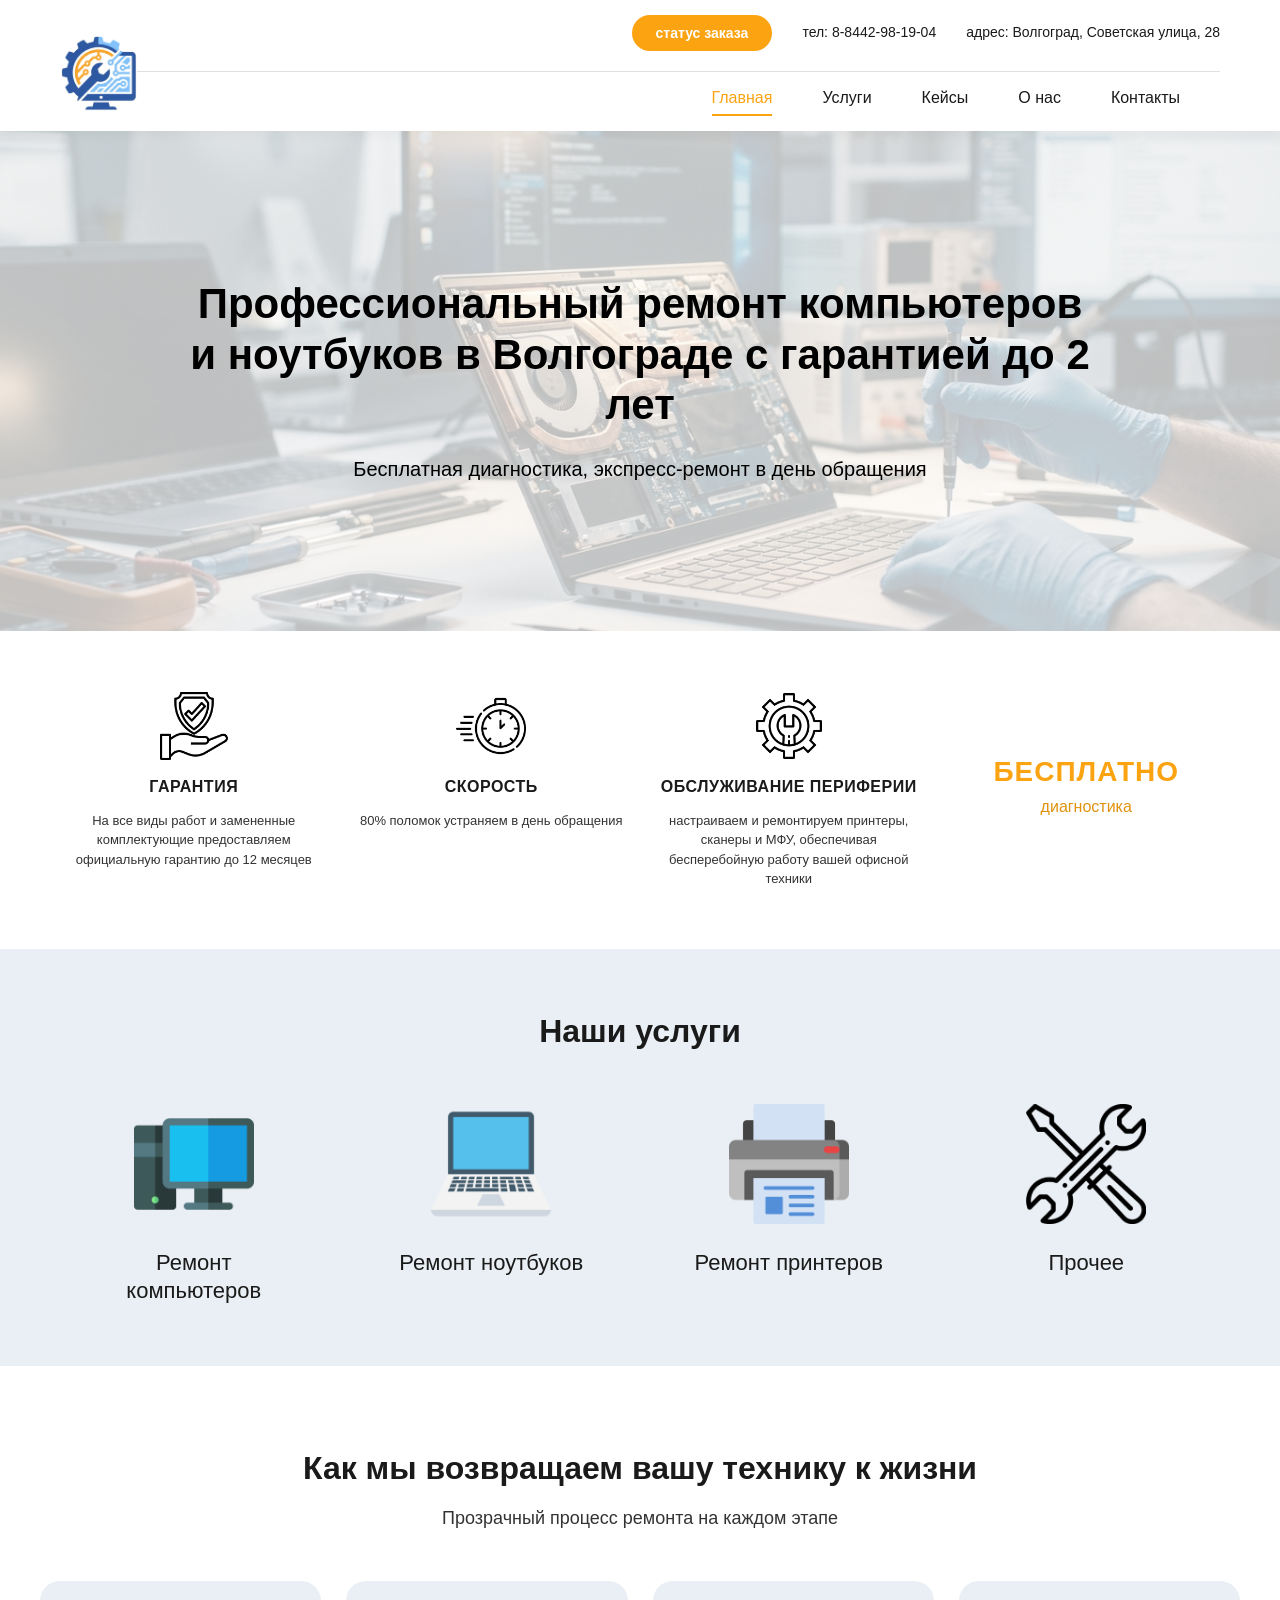
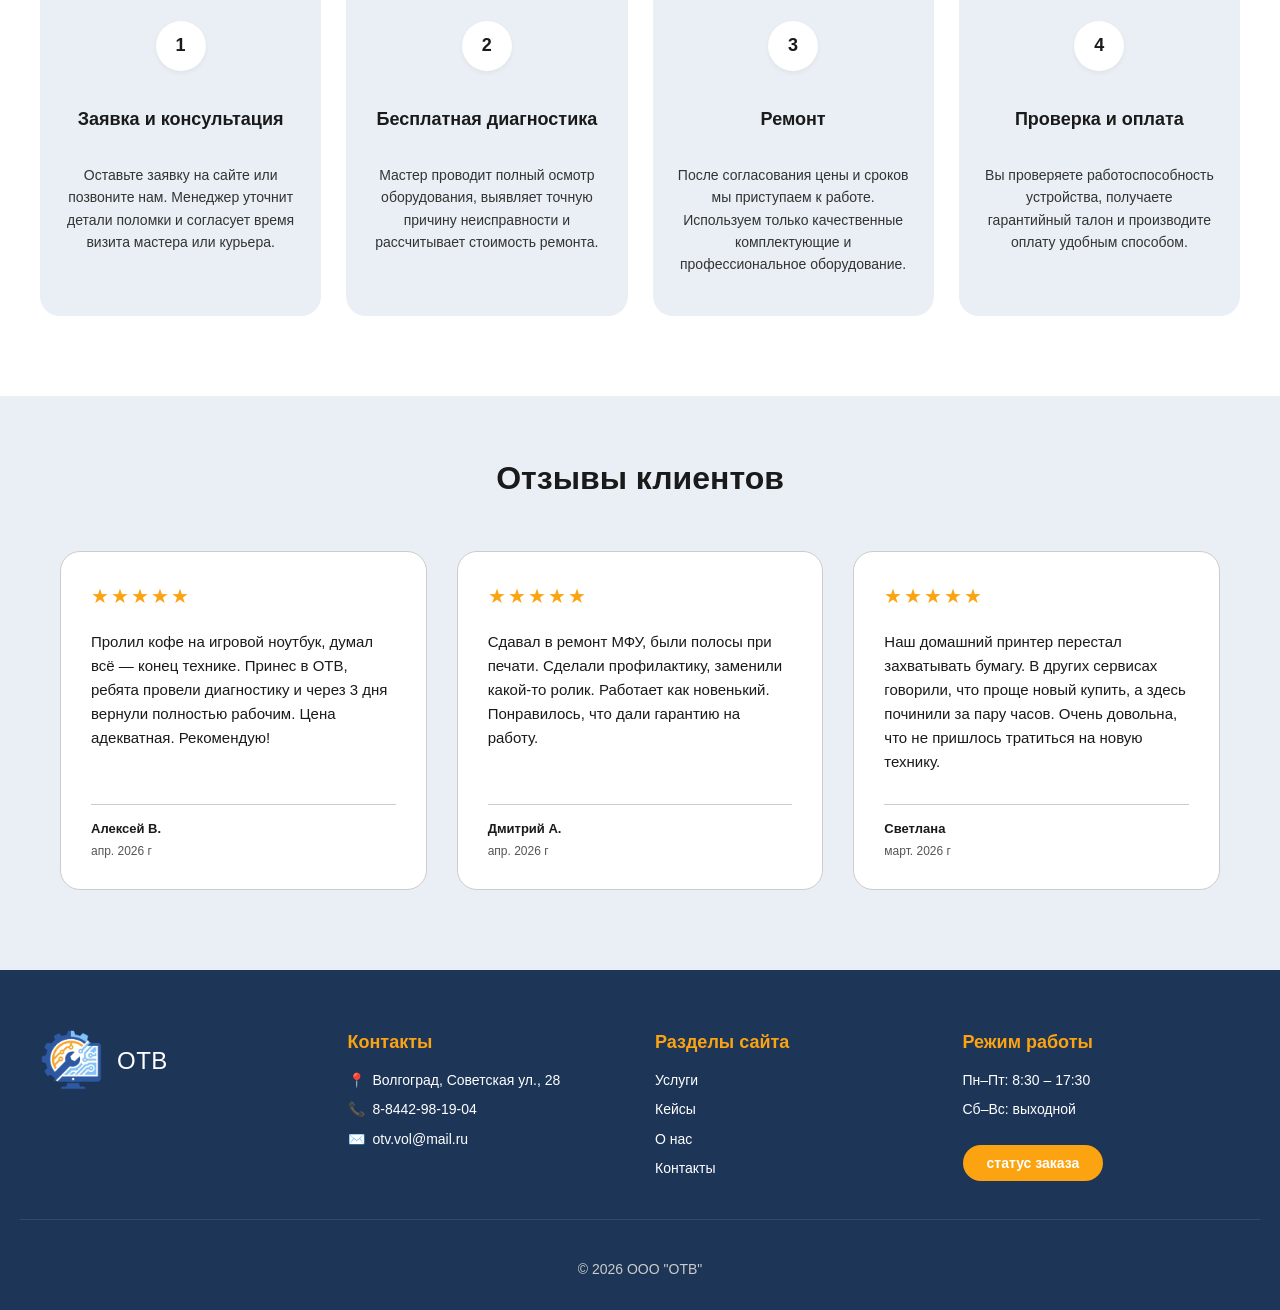
<file: index.html>
<!DOCTYPE html>
<html lang="ru">
<head>
    <meta charset="UTF-8">
    <meta name="viewport" content="width=device-width, initial-scale=1.0">
    <title>Ремонт компьютеров и ноутбуков в Волгограде</title>
    <link rel="icon" href="data:image/svg+xml,<svg xmlns='http://www.w3.org/2000/svg' viewBox='0 0 100 100'><text y='.9em' font-size='90'>🔧</text></svg>">
    <link rel="stylesheet" href="css/global.css">
    <link rel="stylesheet" href="css/main-page.css">
</head>
<body>

<header class="site-header">
    <div class="header-container">
        <div class="logo">
            <img src="img/logo.png" alt="Логотип">
        </div>
        <div class="header-right">
            <div class="header-top">
                <button class="btn-status" id="orderStatusBtn">статус заказа</button>
                <a href="tel:+78442981904" class="header-phone">тел: 8-8442-98-19-04</a>
                <span class="header-address">адрес: Волгоград, Советская улица, 28</span>
            </div>
            <nav class="navigation">
                <a href="index.html" class="active">Главная</a>
                <a href="services.html">Услуги</a>
                <a href="cases.html">Кейсы</a>
                <a href="about.html">О нас</a>
                <a href="contacts.html">Контакты</a>
            </nav>
        </div>
    </div>
</header>

<main>
    <section class="hero-banner">
        <div class="hero-bg">
            <img src="img/hero-bg.png" alt="Фон баннера">
        </div>
        <div class="hero-content">
            <h1>Профессиональный ремонт компьютеров и ноутбуков в Волгограде с гарантией до 2 лет</h1>
            <p>Бесплатная диагностика, экспресс-ремонт в день обращения</p>
        </div>
    </section>

    <section class="advantages">
        <div class="advantages-container">
            <div class="advantage-item">
                <div class="advantage-icon">
                    <img src="img/icon-warranty.png" alt="Гарантия">
                </div>
                <h3>гарантия</h3>
                <p>На все виды работ и замененные комплектующие предоставляем официальную гарантию до 12 месяцев</p>
            </div>
            <div class="advantage-item">
                <div class="advantage-icon">
                    <img src="img/icon-speed.png" alt="Скорость">
                </div>
                <h3>скорость</h3>
                <p>80% поломок устраняем в день обращения</p>
            </div>
            <div class="advantage-item">
                <div class="advantage-icon">
                    <img src="img/icon-service.png" alt="Обслуживание периферии">
                </div>
                <h3>обслуживание периферии</h3>
                <p>настраиваем и ремонтируем принтеры, сканеры и МФУ, обеспечивая бесперебойную работу вашей офисной техники</p>
            </div>
            <div class="advantage-item advantage-promo">
                <div class="promo-title">БЕСПЛАТНО</div>
                <div class="promo-subtitle">диагностика</div>
            </div>
        </div>
    </section>

    <section class="services-overview">
        <h2>Наши услуги</h2>
        <div class="services-grid">
            <div class="service-card">
                <div class="service-img">
                    <img src="img/service-pc.png" alt="Ремонт компьютеров" loading="lazy">
                </div>
                <div class="service-title">Ремонт компьютеров</div>
            </div>
            <div class="service-card">
                <div class="service-img">
                    <img src="img/service-laptop.png" alt="Ремонт ноутбуков" loading="lazy">
                </div>
                <div class="service-title">Ремонт ноутбуков</div>
            </div>
            <div class="service-card">
                <div class="service-img">
                    <img src="img/service-printer.png" alt="Ремонт принтеров" loading="lazy">
                </div>
                <div class="service-title">Ремонт принтеров</div>
            </div>
            <div class="service-card">
                <div class="service-img">
                    <img src="img/service-other.png" alt="Прочее" loading="lazy">
                </div>
                <div class="service-title">Прочее</div>
            </div>
        </div>
    </section>

    <section class="workflow">
        <div class="workflow-container">
            <h2>Как мы возвращаем вашу технику к жизни</h2>
            <p class="workflow-subtitle">Прозрачный процесс ремонта на каждом этапе</p>
            <div class="steps-grid">
                <div class="step-card">
                    <div class="step-number">1</div>
                    <h3>Заявка и консультация</h3>
                    <p>Оставьте заявку на сайте или позвоните нам. Менеджер уточнит детали поломки и согласует время визита мастера или курьера.</p>
                </div>
                <div class="step-card">
                    <div class="step-number">2</div>
                    <h3>Бесплатная диагностика</h3>
                    <p>Мастер проводит полный осмотр оборудования, выявляет точную причину неисправности и рассчитывает стоимость ремонта.</p>
                </div>
                <div class="step-card">
                    <div class="step-number">3</div>
                    <h3>Ремонт</h3>
                    <p>После согласования цены и сроков мы приступаем к работе. Используем только качественные комплектующие и профессиональное оборудование.</p>
                </div>
                <div class="step-card">
                    <div class="step-number">4</div>
                    <h3>Проверка и оплата</h3>
                    <p>Вы проверяете работоспособность устройства, получаете гарантийный талон и производите оплату удобным способом.</p>
                </div>
            </div>
        </div>
    </section>

    <section class="reviews">
        <div class="reviews-container">
            <h2>Отзывы клиентов</h2>
            <div class="reviews-grid">
                <div class="review-card">
                    <div class="stars">★★★★★</div>
                    <p class="review-text">Пролил кофе на игровой ноутбук, думал всё — конец технике. Принес в ОТВ, ребята провели диагностику и через 3 дня вернули полностью рабочим. Цена адекватная. Рекомендую!</p>
                    <div class="review-footer">
                        <span class="author-name">Алексей В.</span>
                        <span class="review-date">апр. 2026 г</span>
                    </div>
                </div>
                <div class="review-card">
                    <div class="stars">★★★★★</div>
                    <p class="review-text">Сдавал в ремонт МФУ, были полосы при печати. Сделали профилактику, заменили какой-то ролик. Работает как новенький. Понравилось, что дали гарантию на работу.</p>
                    <div class="review-footer">
                        <span class="author-name">Дмитрий А.</span>
                        <span class="review-date">апр. 2026 г</span>
                    </div>
                </div>
                <div class="review-card">
                    <div class="stars">★★★★★</div>
                    <p class="review-text">Наш домашний принтер перестал захватывать бумагу. В других сервисах говорили, что проще новый купить, а здесь починили за пару часов. Очень довольна, что не пришлось тратиться на новую технику.</p>
                    <div class="review-footer">
                        <span class="author-name">Светлана</span>
                        <span class="review-date">март. 2026 г</span>
                    </div>
                </div>
            </div>
        </div>
    </section>
</main>

<footer class="site-footer">
    <div class="footer-container">
        <div class="footer-column">
            <div class="footer-logo-block">
                <div class="footer-logo">
                    <img src="img/logo.png" alt="Логотип">
                </div>
                <span class="footer-brand">ОТВ</span>
            </div>
        </div>
        <div class="footer-column">
            <h4>Контакты</h4>
            <ul class="footer-contacts">
                <li><span>📍</span> Волгоград, Советская ул., 28</li>
                <li><span>📞</span> <a href="tel:+78442981904">8-8442-98-19-04</a></li>
                <li><span>✉️</span> <a href="mailto:otv.vol@mail.ru">otv.vol@mail.ru</a></li>
            </ul>
        </div>
        <div class="footer-column">
            <h4>Разделы сайта</h4>
            <ul class="footer-nav">
                <li><a href="services.html">Услуги</a></li>
                <li><a href="cases.html">Кейсы</a></li>
                <li><a href="about.html">О нас</a></li>
                <li><a href="contacts.html">Контакты</a></li>
            </ul>
        </div>
        <div class="footer-column">
            <h4>Режим работы</h4>
            <ul class="footer-schedule">
                <li>Пн–Пт: 8:30 – 17:30</li>
                <li>Сб–Вс: выходной</li>
            </ul>
            <button class="btn-status" id="orderStatusBtnFooter" style="margin-top: 15px;">статус заказа</button>
        </div>
    </div>
    <div class="footer-bottom">
        © 2026 ООО "ОТВ"
    </div>
</footer>

<button id="scrollTopBtn" class="scroll-top" style="display: none;" aria-label="Наверх">↑</button>
<script src="js/global.js"></script>
</body>
</html>
</file>
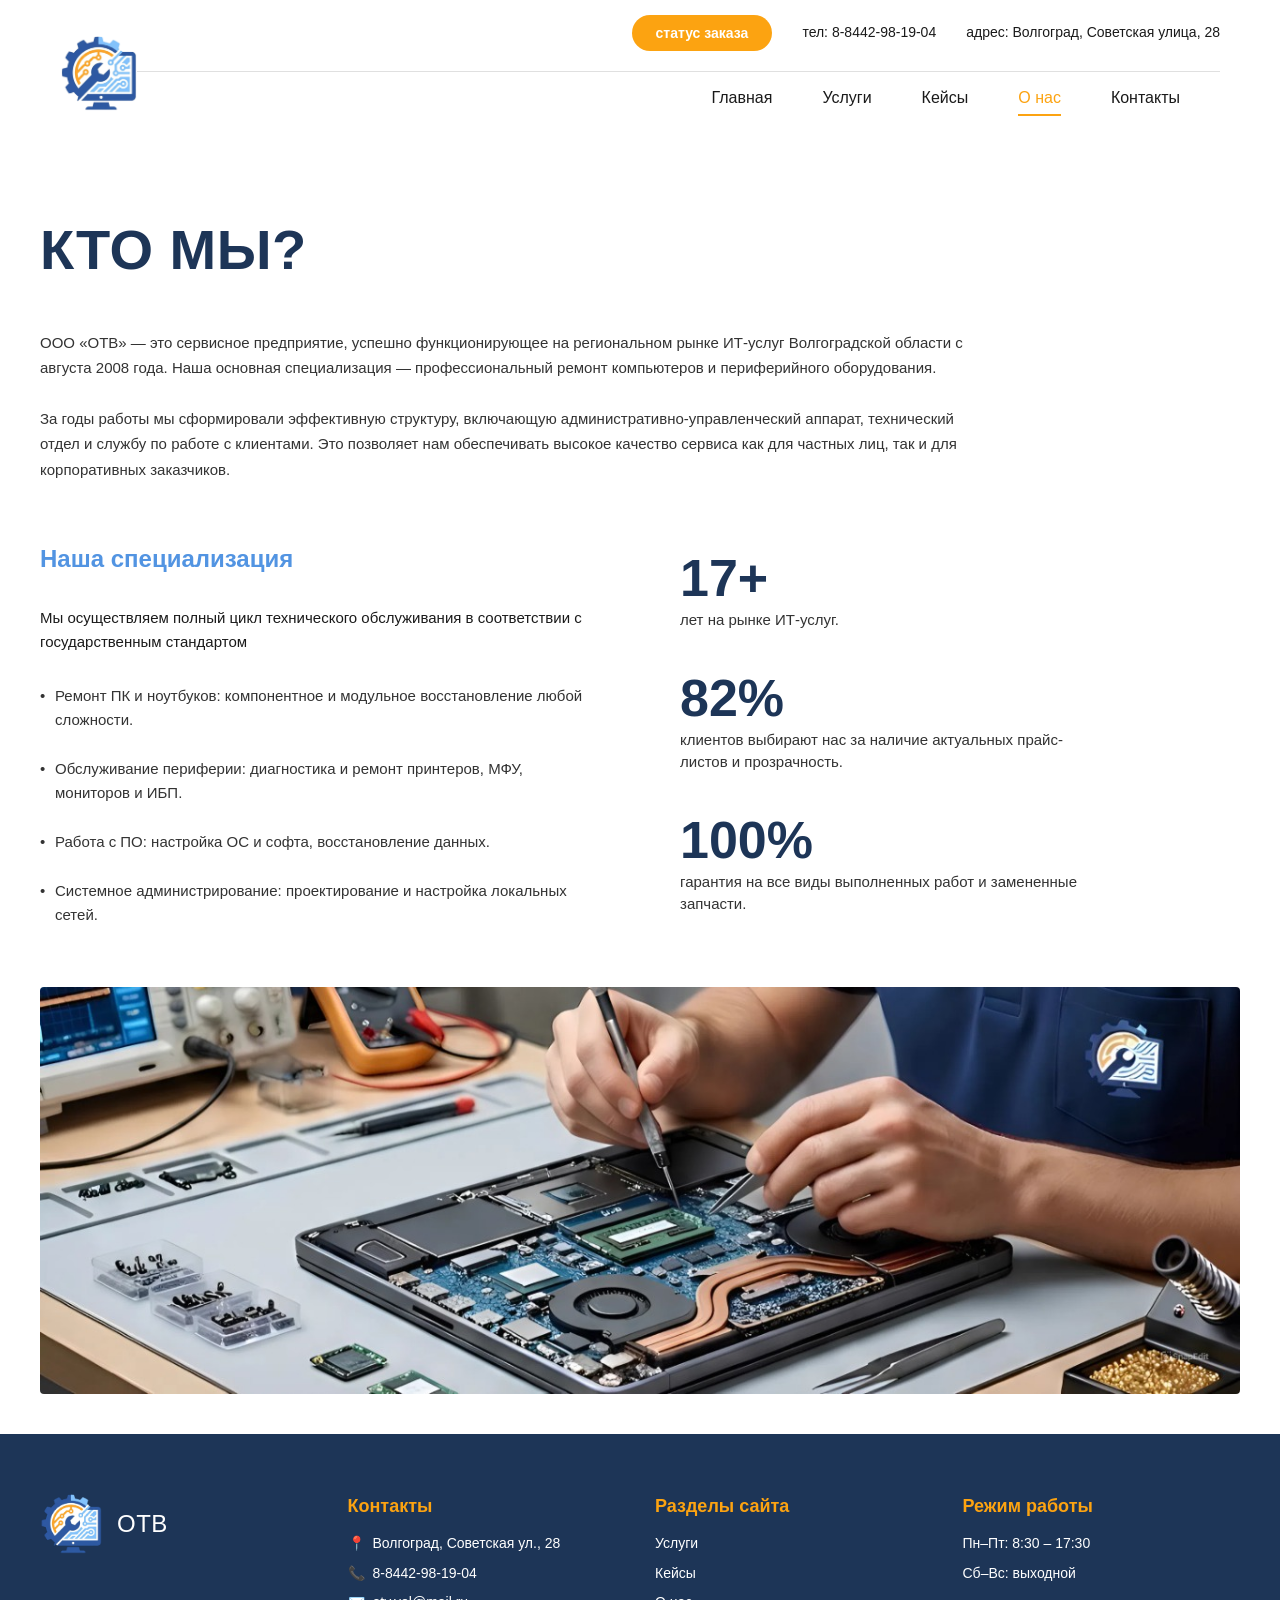
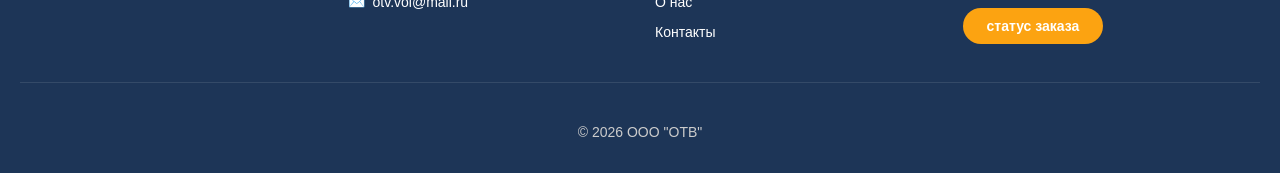
<file: about.html>
<!DOCTYPE html>
<html lang="ru">
<head>
    <meta charset="UTF-8">
    <meta name="viewport" content="width=device-width, initial-scale=1.0">
    <title>О нас — Ремонт компьютеров и ноутбуков</title>
    <link rel="icon" href="data:image/svg+xml,<svg xmlns='http://www.w3.org/2000/svg' viewBox='0 0 100 100'><text y='.9em' font-size='90'>🔧</text></svg>">
    <link rel="stylesheet" href="css/global.css">
    <link rel="stylesheet" href="css/about-page.css">
</head>
<body>

<header class="site-header">
    <div class="header-container">
        <div class="logo">
            <img src="img/logo.png" alt="Логотип">
        </div>
        <div class="header-right">
            <div class="header-top">
                <button class="btn-status" id="orderStatusBtn">статус заказа</button>
                <a href="tel:+78442981904" class="header-phone">тел: 8-8442-98-19-04</a>
                <span class="header-address">адрес: Волгоград, Советская улица, 28</span>
            </div>
            <nav class="navigation">
                <a href="index.html">Главная</a>
                <a href="services.html">Услуги</a>
                <a href="cases.html">Кейсы</a>
                <a href="about.html" class="active">О нас</a>
                <a href="contacts.html">Контакты</a>
            </nav>
        </div>
    </div>
</header>

<main>
    <section class="about-section">
        <div class="about-container">
            <h1>КТО МЫ?</h1>
            <div class="about-intro">
                <p>ООО «ОТВ» — это сервисное предприятие, успешно функционирующее на региональном рынке ИТ-услуг Волгоградской области с августа 2008 года. Наша основная специализация — профессиональный ремонт компьютеров и периферийного оборудования.</p>
                <p>За годы работы мы сформировали эффективную структуру, включающую административно-управленческий аппарат, технический отдел и службу по работе с клиентами. Это позволяет нам обеспечивать высокое качество сервиса как для частных лиц, так и для корпоративных заказчиков.</p>
            </div>
            <div class="about-details">
                <div class="specialization-block">
                    <h2>Наша специализация</h2>
                    <p class="spec-lead">Мы осуществляем полный цикл технического обслуживания в соответствии с государственным стандартом</p>
                    <ul class="spec-list">
                        <li>Ремонт ПК и ноутбуков: компонентное и модульное восстановление любой сложности.</li>
                        <li>Обслуживание периферии: диагностика и ремонт принтеров, МФУ, мониторов и ИБП.</li>
                        <li>Работа с ПО: настройка ОС и софта, восстановление данных.</li>
                        <li>Системное администрирование: проектирование и настройка локальных сетей.</li>
                    </ul>
                </div>
                <div class="stats-block">
                    <div class="stat-item">
                        <div class="stat-number">17+</div>
                        <div class="stat-text">лет на рынке ИТ-услуг.</div>
                    </div>
                    <div class="stat-item">
                        <div class="stat-number">82%</div>
                        <div class="stat-text">клиентов выбирают нас за наличие актуальных прайс-листов и прозрачность.</div>
                    </div>
                    <div class="stat-item">
                        <div class="stat-number">100%</div>
                        <div class="stat-text">гарантия на все виды выполненных работ и замененные запчасти.</div>
                    </div>
                </div>
            </div>
            <div class="about-banner">
                <img src="img/about-banner.jpeg" alt="Инженер за ремонтом оборудования">
            </div>
        </div>
    </section>
</main>

<footer class="site-footer">
    <div class="footer-container">
        <div class="footer-column">
            <div class="footer-logo-block">
                <div class="footer-logo">
                    <img src="img/logo.png" alt="Логотип">
                </div>
                <span class="footer-brand">ОТВ</span>
            </div>
        </div>
        <div class="footer-column">
            <h4>Контакты</h4>
            <ul class="footer-contacts">
                <li><span>📍</span> Волгоград, Советская ул., 28</li>
                <li><span>📞</span> <a href="tel:+78442981904">8-8442-98-19-04</a></li>
                <li><span>✉️</span> <a href="mailto:otv.vol@mail.ru">otv.vol@mail.ru</a></li>
            </ul>
        </div>
        <div class="footer-column">
            <h4>Разделы сайта</h4>
            <ul class="footer-nav">
                <li><a href="services.html">Услуги</a></li>
                <li><a href="cases.html">Кейсы</a></li>
                <li><a href="about.html">О нас</a></li>
                <li><a href="contacts.html">Контакты</a></li>
            </ul>
        </div>
        <div class="footer-column">
            <h4>Режим работы</h4>
            <ul class="footer-schedule">
                <li>Пн–Пт: 8:30 – 17:30</li>
                <li>Сб–Вс: выходной</li>
            </ul>
            <button class="btn-status" id="orderStatusBtnFooter" style="margin-top: 15px;">статус заказа</button>
        </div>
    </div>
    <div class="footer-bottom">
        © 2026 ООО "ОТВ"
    </div>
</footer>

<button id="scrollTopBtn" class="scroll-top" style="display: none;" aria-label="Наверх">↑</button>
<script src="js/global.js"></script>
</body>
</html>
</file>
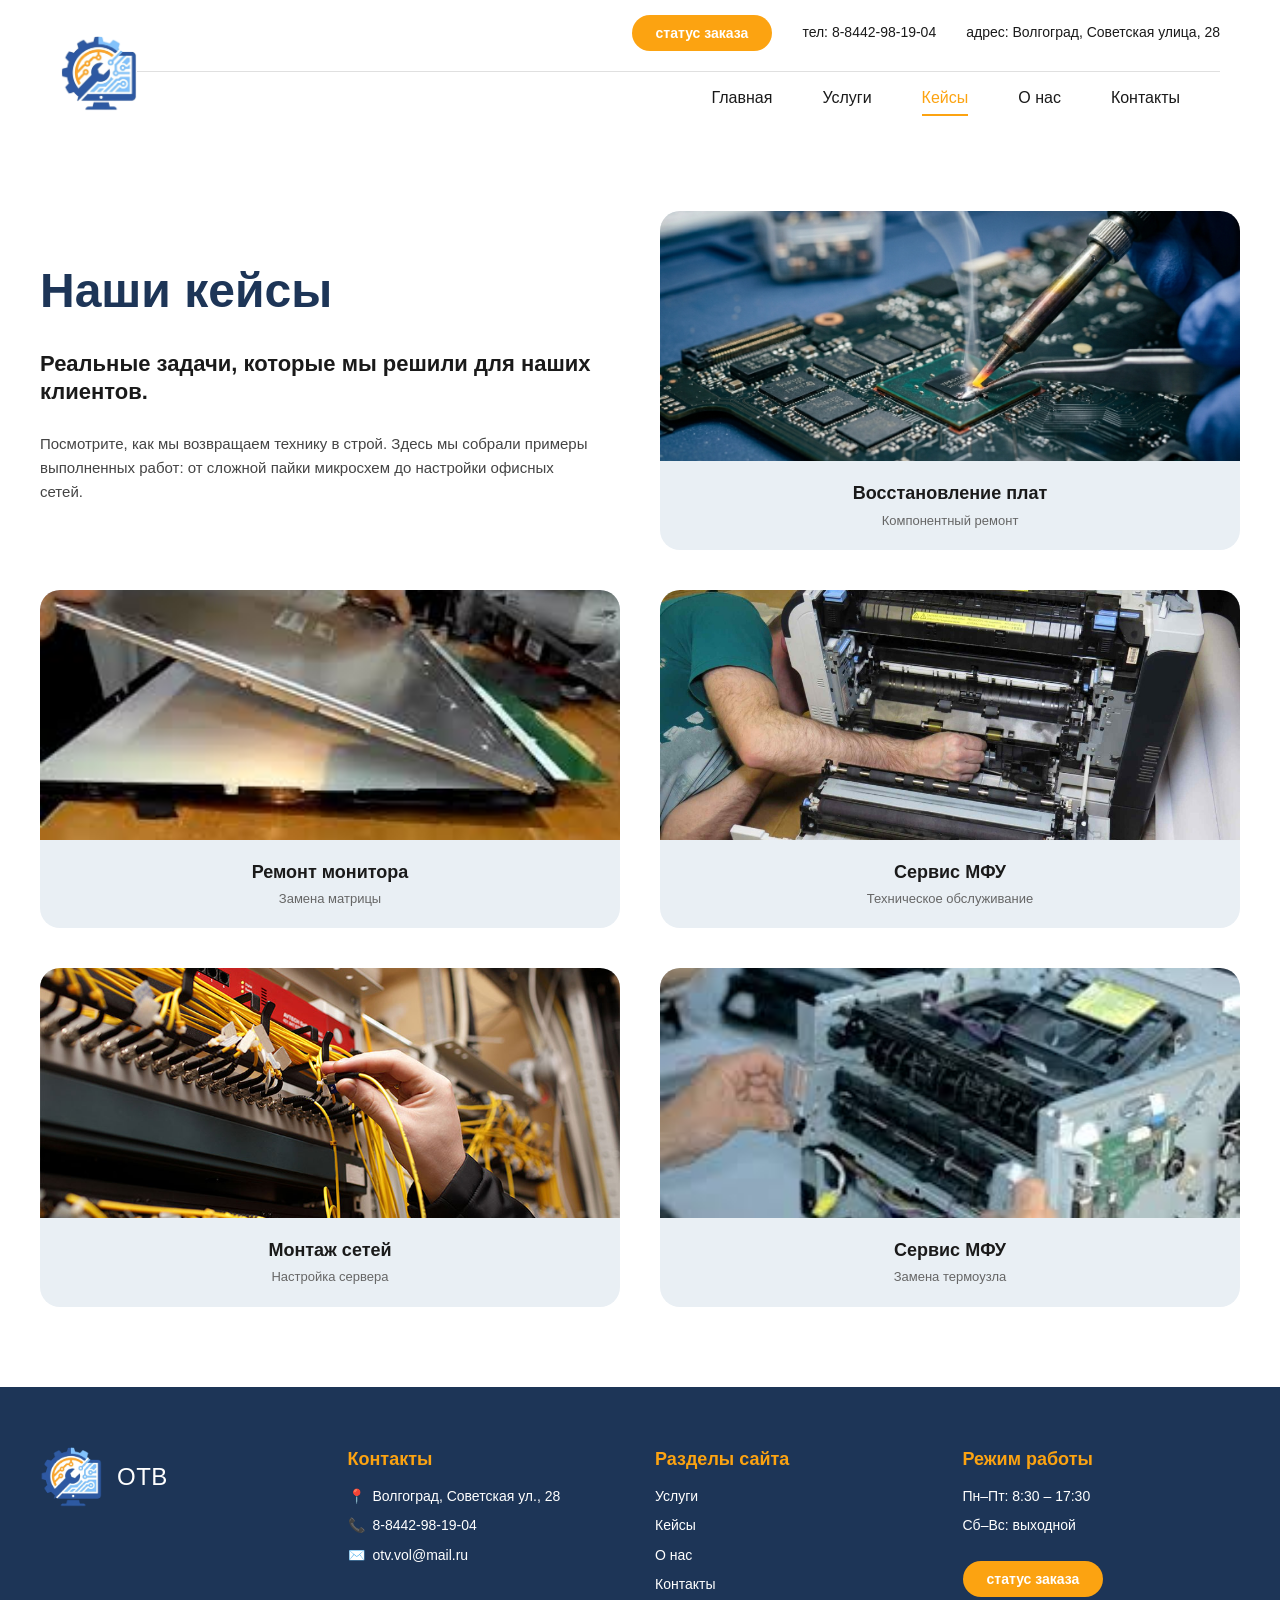
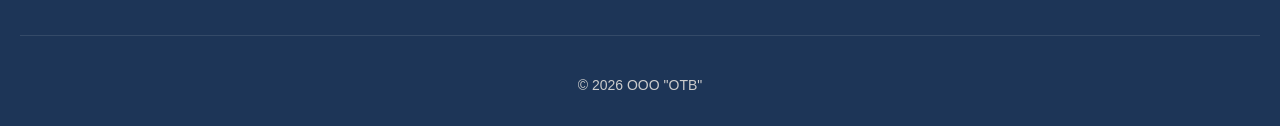
<file: cases.html>
<!DOCTYPE html>
<html lang="ru">
<head>
    <meta charset="UTF-8">
    <meta name="viewport" content="width=device-width, initial-scale=1.0">
    <title>Наши кейсы — Ремонт компьютеров и ноутбуков</title>
    <link rel="icon" href="data:image/svg+xml,<svg xmlns='http://www.w3.org/2000/svg' viewBox='0 0 100 100'><text y='.9em' font-size='90'>🔧</text></svg>">
    <link rel="stylesheet" href="css/global.css">
    <link rel="stylesheet" href="css/cases-page.css">
</head>
<body>

<header class="site-header">
    <div class="header-container">
        <div class="logo">
            <img src="img/logo.png" alt="Логотип">
        </div>
        <div class="header-right">
            <div class="header-top">
                <button class="btn-status" id="orderStatusBtn">статус заказа</button>
                <a href="tel:+78442981904" class="header-phone">тел: 8-8442-98-19-04</a>
                <span class="header-address">адрес: Волгоград, Советская улица, 28</span>
            </div>
            <nav class="navigation">
                <a href="index.html">Главная</a>
                <a href="services.html">Услуги</a>
                <a href="cases.html" class="active">Кейсы</a>
                <a href="about.html">О нас</a>
                <a href="contacts.html">Контакты</a>
            </nav>
        </div>
    </div>
</header>

<main>
    <section class="cases-section">
        <div class="cases-container">
            <div class="cases-header-block">
                <h1>Наши кейсы</h1>
                <p class="cases-lead">Реальные задачи, которые мы решили для наших клиентов.</p>
                <p class="cases-description">Посмотрите, как мы возвращаем технику в строй. Здесь мы собрали примеры выполненных работ: от сложной пайки микросхем до настройки офисных сетей.</p>
            </div>

            <div class="cases-grid">
                <div class="case-card">
                    <div class="case-image">
                        <img src="img/1.png" alt="Восстановление плат">
                    </div>
                    <div class="case-info">
                        <h3>Восстановление плат</h3>
                        <p>Компонентный ремонт</p>
                    </div>
                </div>
                <div class="case-card">
                    <div class="case-image">
                        <img src="img/2.jfif" alt="Ремонт монитора">
                    </div>
                    <div class="case-info">
                        <h3>Ремонт монитора</h3>
                        <p>Замена матрицы</p>
                    </div>
                </div>
                <div class="case-card">
                    <div class="case-image">
                        <img src="img/3.jpg" alt="Сервис МФУ">
                    </div>
                    <div class="case-info">
                        <h3>Сервис МФУ</h3>
                        <p>Техническое обслуживание</p>
                    </div>
                </div>
                <div class="case-card">
                    <div class="case-image">
                        <img src="img/4.jpg" alt="Монтаж сетей">
                    </div>
                    <div class="case-info">
                        <h3>Монтаж сетей</h3>
                        <p>Настройка сервера</p>
                    </div>
                </div>
                <div class="case-card">
                    <div class="case-image">
                        <img src="img/5.jfif" alt="Сервис МФУ">
                    </div>
                    <div class="case-info">
                        <h3>Сервис МФУ</h3>
                        <p>Замена термоузла</p>
                    </div>
                </div>
            </div>
        </div>
    </section>
</main>

<footer class="site-footer">
    <div class="footer-container">
        <div class="footer-column">
            <div class="footer-logo-block">
                <div class="footer-logo">
                    <img src="img/logo.png" alt="Логотип">
                </div>
                <span class="footer-brand">ОТВ</span>
            </div>
        </div>
        <div class="footer-column">
            <h4>Контакты</h4>
            <ul class="footer-contacts">
                <li><span>📍</span> Волгоград, Советская ул., 28</li>
                <li><span>📞</span> <a href="tel:+78442981904">8-8442-98-19-04</a></li>
                <li><span>✉️</span> <a href="mailto:otv.vol@mail.ru">otv.vol@mail.ru</a></li>
            </ul>
        </div>
        <div class="footer-column">
            <h4>Разделы сайта</h4>
            <ul class="footer-nav">
                <li><a href="services.html">Услуги</a></li>
                <li><a href="cases.html">Кейсы</a></li>
                <li><a href="about.html">О нас</a></li>
                <li><a href="contacts.html">Контакты</a></li>
            </ul>
        </div>
        <div class="footer-column">
            <h4>Режим работы</h4>
            <ul class="footer-schedule">
                <li>Пн–Пт: 8:30 – 17:30</li>
                <li>Сб–Вс: выходной</li>
            </ul>
            <button class="btn-status" id="orderStatusBtnFooter" style="margin-top: 15px;">статус заказа</button>
        </div>
    </div>
    <div class="footer-bottom">
        © 2026 ООО "ОТВ"
    </div>
</footer>

<button id="scrollTopBtn" class="scroll-top" style="display: none;" aria-label="Наверх">↑</button>
<script src="js/global.js"></script>
</body>
</html>
</file>
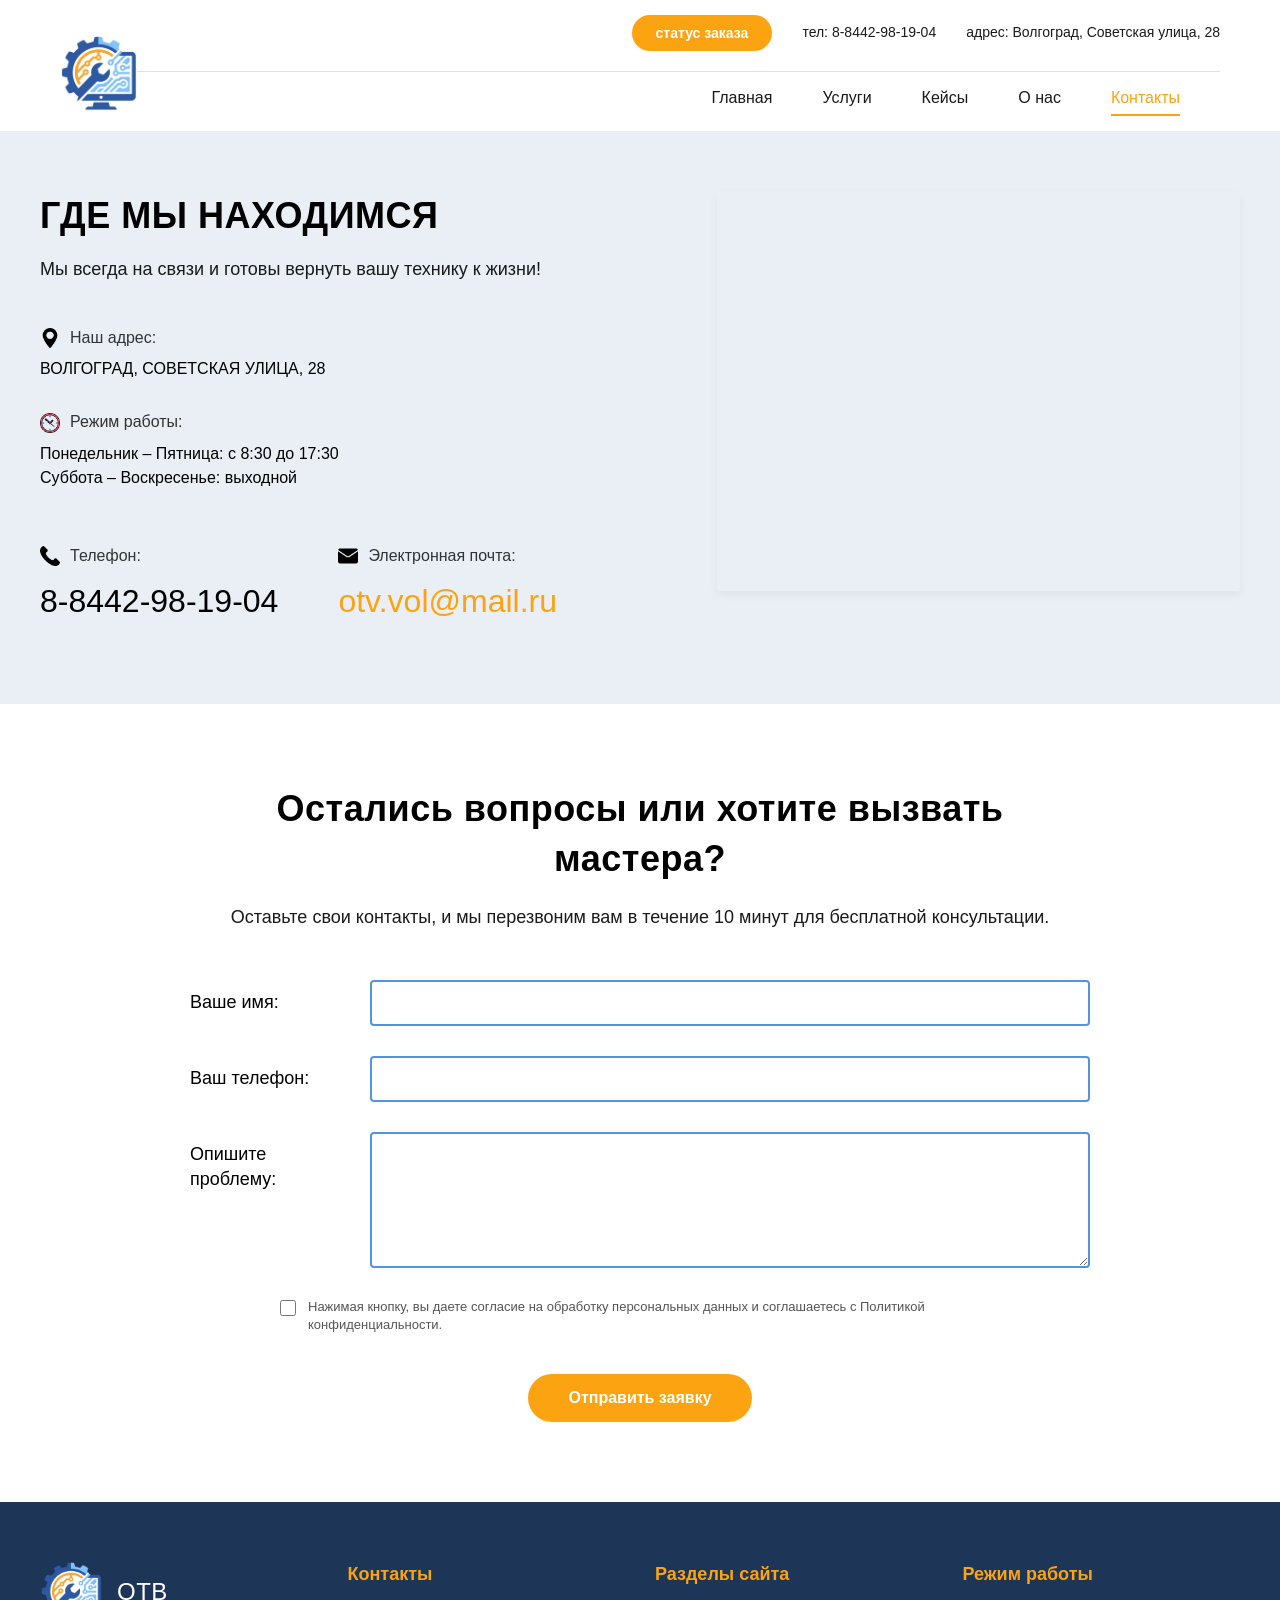
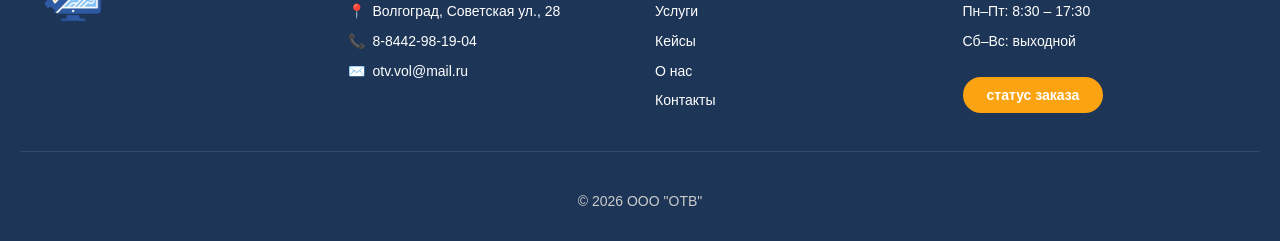
<file: contacts.html>
<!doctype html>
<html lang="ru">
<head>
    <meta charset="UTF-8">
    <meta name="viewport" content="width=device-width, initial-scale=1.0">
    <title>Контакты — Ремонт компьютеров и ноутбуков</title>
    <link rel="icon" href="data:image/svg+xml,<svg xmlns='http://www.w3.org/2000/svg' viewBox='0 0 100 100'><text y='.9em' font-size='90'>🔧</text></svg>">
    <link rel="stylesheet" href="css/global.css">
    <link rel="stylesheet" href="css/contacts-page.css">
</head>
<body>

<header class="site-header">
    <div class="header-container">
        <div class="logo">
            <img src="img/logo.png" alt="Логотип">
        </div>
        <div class="header-right">
            <div class="header-top">
                <button class="btn-status" id="orderStatusBtn">статус заказа</button>
                <a href="tel:+78442981904" class="header-phone">тел: 8-8442-98-19-04</a>
                <span class="header-address">адрес: Волгоград, Советская улица, 28</span>
            </div>
            <nav class="navigation">
                <a href="index.html">Главная</a>
                <a href="services.html">Услуги</a>
                <a href="cases.html">Кейсы</a>
                <a href="about.html">О нас</a>
                <a href="contacts.html" class="active">Контакты</a>
            </nav>
        </div>
    </div>
</header>

<main>
    <section class="contacts-section">
        <div class="contacts-container">
            <div class="contacts-info">
                <h1>ГДЕ МЫ НАХОДИМСЯ</h1>
                <p class="contacts-subtitle">Мы всегда на связи и готовы вернуть вашу технику к жизни!</p>

                <div class="info-block">
                    <div class="info-item">
                        <div class="info-title">
                            <img src="img/icon-address.png" alt="Адрес" class="info-icon">
                            Наш адрес:
                        </div>
                        <p class="info-text uppercase">ВОЛГОГРАД, СОВЕТСКАЯ УЛИЦА, 28</p>
                    </div>
                    <div class="info-item">
                        <div class="info-title">
                            <img src="img/icon-time.png" alt="Режим работы" class="info-icon">
                            Режим работы:
                        </div>
                        <p class="info-text">
                            Понедельник – Пятница: с 8:30 до 17:30<br>
                            Суббота – Воскресенье: выходной
                        </p>
                    </div>
                </div>

                <div class="communication-block">
                    <div class="com-item">
                        <div class="com-title">
                            <img src="img/icon-phone.png" alt="Телефон" class="com-icon">
                            Телефон:
                        </div>
                        <a href="tel:+78442981904" class="com-link phone-link">8-8442-98-19-04</a>
                    </div>
                    <div class="com-item">
                        <div class="com-title">
                            <img src="img/icon-email.png" alt="Электронная почта" class="com-icon">
                            Электронная почта:
                        </div>
                        <a href="mailto:otv.vol@mail.ru" class="com-link email-link">otv.vol@mail.ru</a>
                    </div>
                </div>
            </div>

            <div class="contacts-map">
                <iframe
                    src="https://yandex.ru/map-widget/v1/?um=constructor%3A13a56d8b8b9e5f8b9e7f6d5c4b3a2f1e&source=constructor&mode=search&text=Волгоград%2C%20Советская%20улица%2C%2028"
                    width="100%"
                    height="400"
                    frameborder="0"
                    allowfullscreen="true"
                    loading="lazy"
                    style="border: 0; display: block;">
                </iframe>
            </div>
        </div>
    </section>

    <section class="contact-form-section">
        <div class="form-container">
            <h2>Остались вопросы или хотите вызвать мастера?</h2>
            <p class="form-subtitle">Оставьте свои контакты, и мы перезвоним вам в течение 10 минут для бесплатной консультации.</p>
            <form action="#" method="POST" class="callback-form" id="contactForm">
                <div class="form-group">
                    <label for="userName">Ваше имя:</label>
                    <input type="text" id="userName" name="name" autocomplete="name" required>
                </div>
                <div class="form-group">
                    <label for="userPhone">Ваш телефон:</label>
                    <input type="tel" id="userPhone" name="phone" autocomplete="tel" required>
                </div>
                <div class="form-group">
                    <label for="userMessage">Опишите проблему:</label>
                    <textarea id="userMessage" name="message" rows="6"></textarea>
                </div>
                <div class="form-agreement">
                    <input type="checkbox" id="agreementCheckbox" required>
                    <label for="agreementCheckbox">Нажимая кнопку, вы даете согласие на обработку персональных данных и соглашаетесь с Политикой конфиденциальности.</label>
                </div>
                <button type="submit" class="btn-submit">Отправить заявку</button>
            </form>
        </div>
    </section>
</main>

<footer class="site-footer">
    <div class="footer-container">
        <div class="footer-column">
            <div class="footer-logo-block">
                <div class="footer-logo">
                    <img src="img/logo.png" alt="Логотип">
                </div>
                <span class="footer-brand">ОТВ</span>
            </div>
        </div>
        <div class="footer-column">
            <h4>Контакты</h4>
            <ul class="footer-contacts">
                <li><span>📍</span> Волгоград, Советская ул., 28</li>
                <li><span>📞</span> <a href="tel:+78442981904">8-8442-98-19-04</a></li>
                <li><span>✉️</span> <a href="mailto:otv.vol@mail.ru">otv.vol@mail.ru</a></li>
            </ul>
        </div>
        <div class="footer-column">
            <h4>Разделы сайта</h4>
            <ul class="footer-nav">
                <li><a href="services.html">Услуги</a></li>
                <li><a href="cases.html">Кейсы</a></li>
                <li><a href="about.html">О нас</a></li>
                <li><a href="contacts.html">Контакты</a></li>
            </ul>
        </div>
        <div class="footer-column">
            <h4>Режим работы</h4>
            <ul class="footer-schedule">
                <li>Пн–Пт: 8:30 – 17:30</li>
                <li>Сб–Вс: выходной</li>
            </ul>
            <button class="btn-status" id="orderStatusBtnFooter" style="margin-top: 15px;">статус заказа</button>
        </div>
    </div>
    <div class="footer-bottom">
        © 2026 ООО "ОТВ"
    </div>
</footer>

<button id="scrollTopBtn" class="scroll-top" style="display: none;" aria-label="Наверх">↑</button>
<script src="js/global.js"></script>
<script src="js/contacts.js"></script>
</body>
</html>
</file>
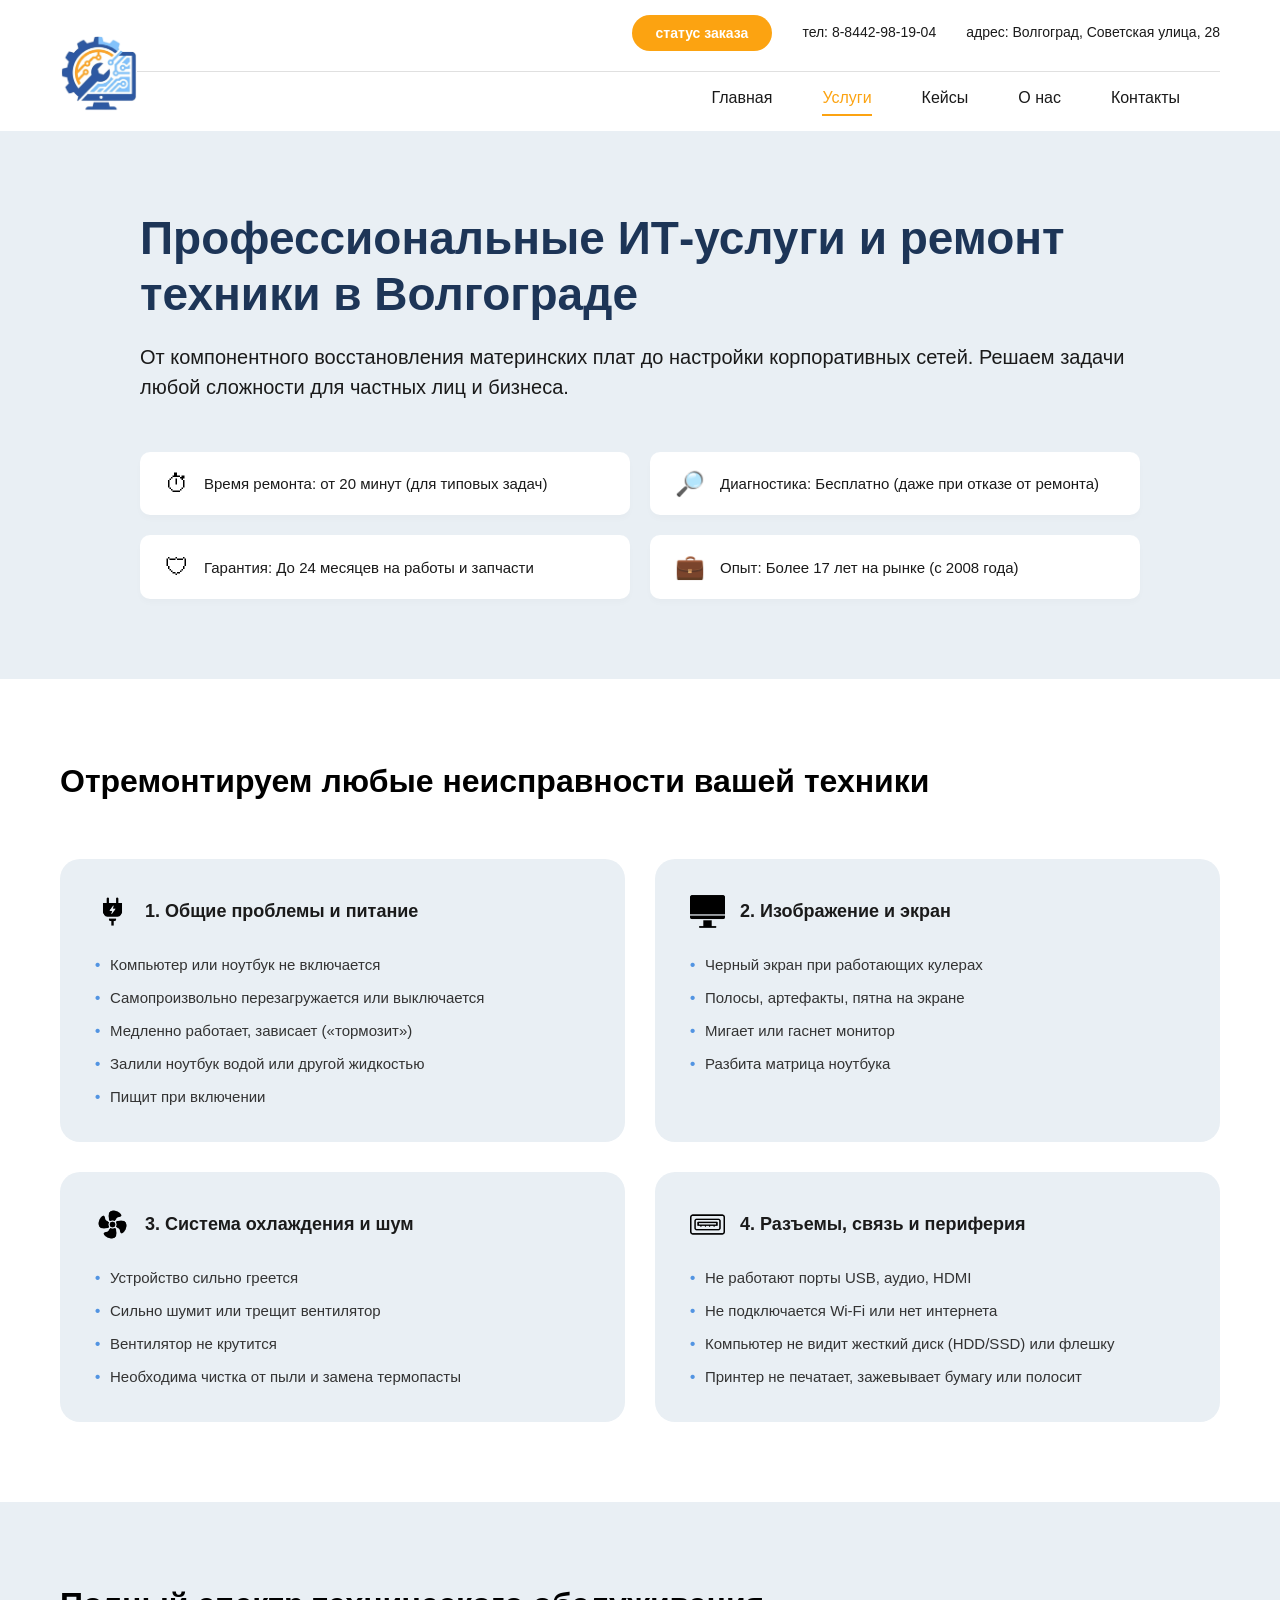
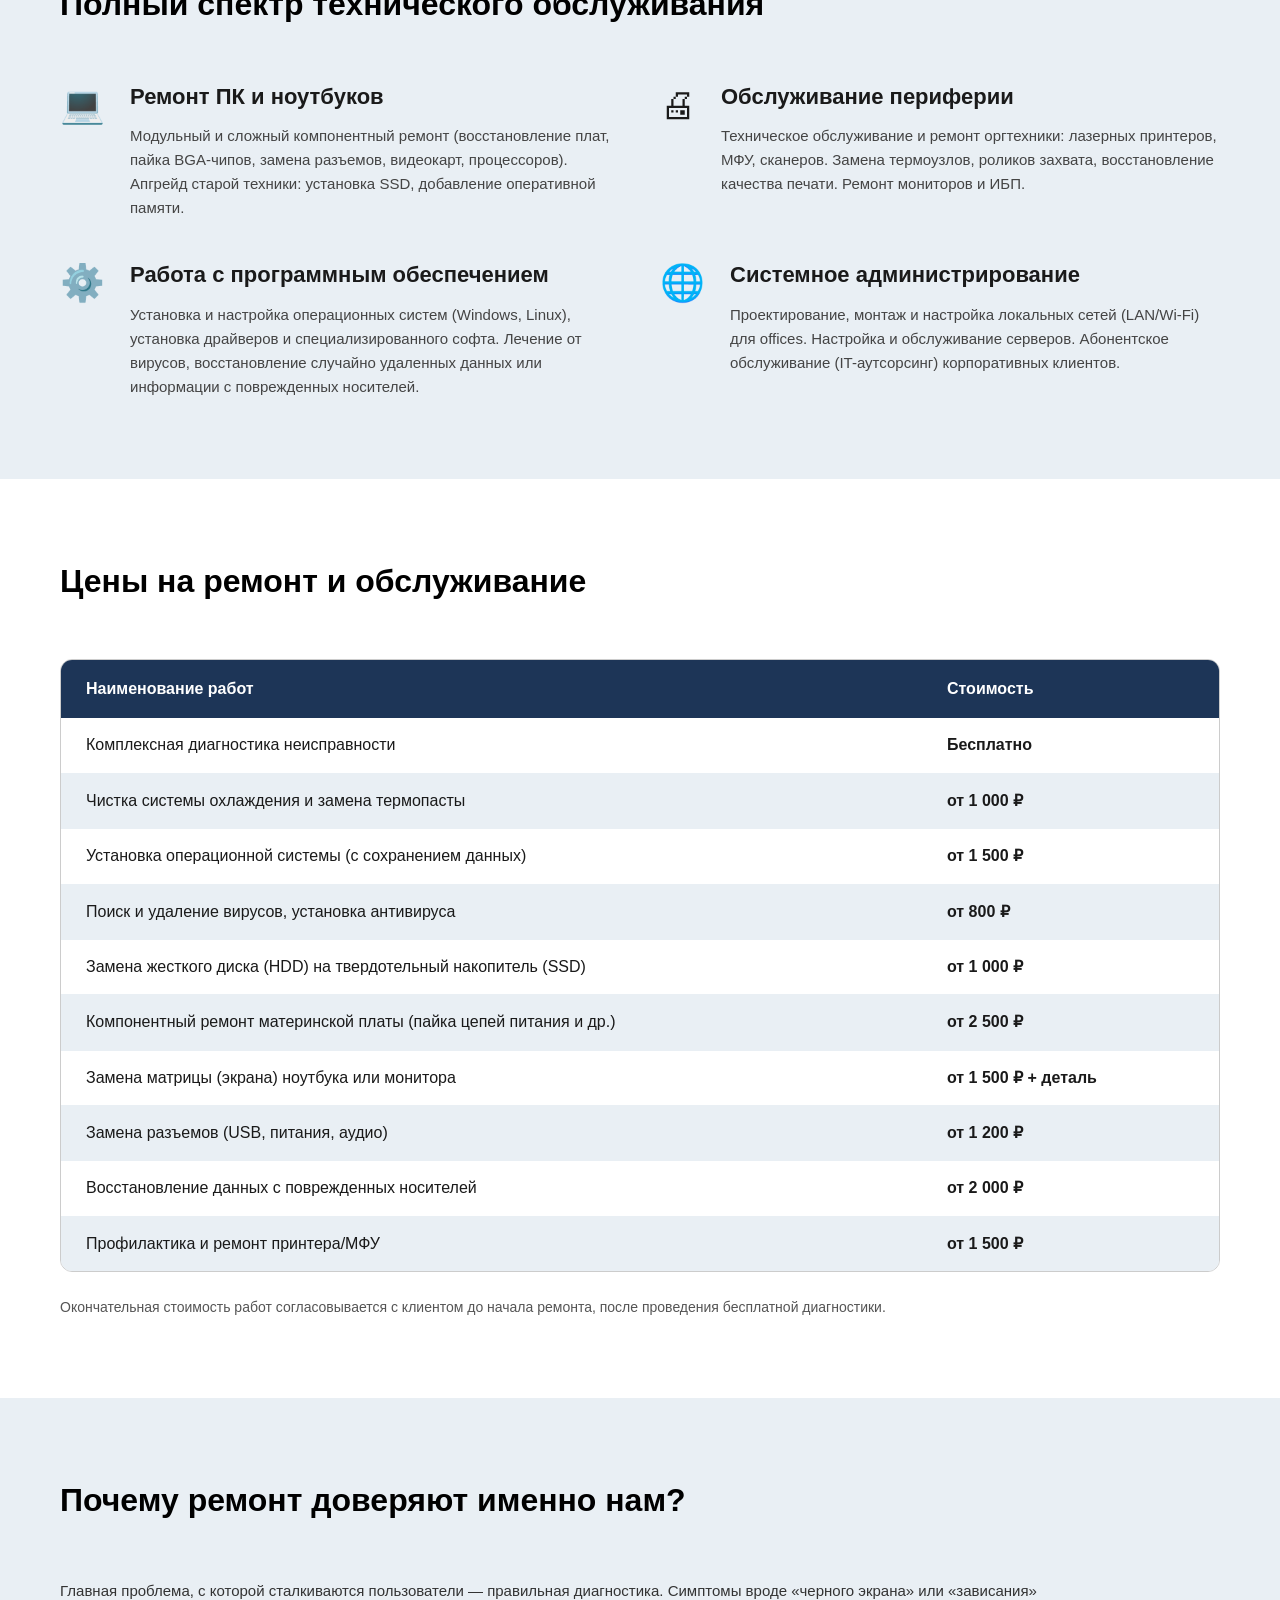
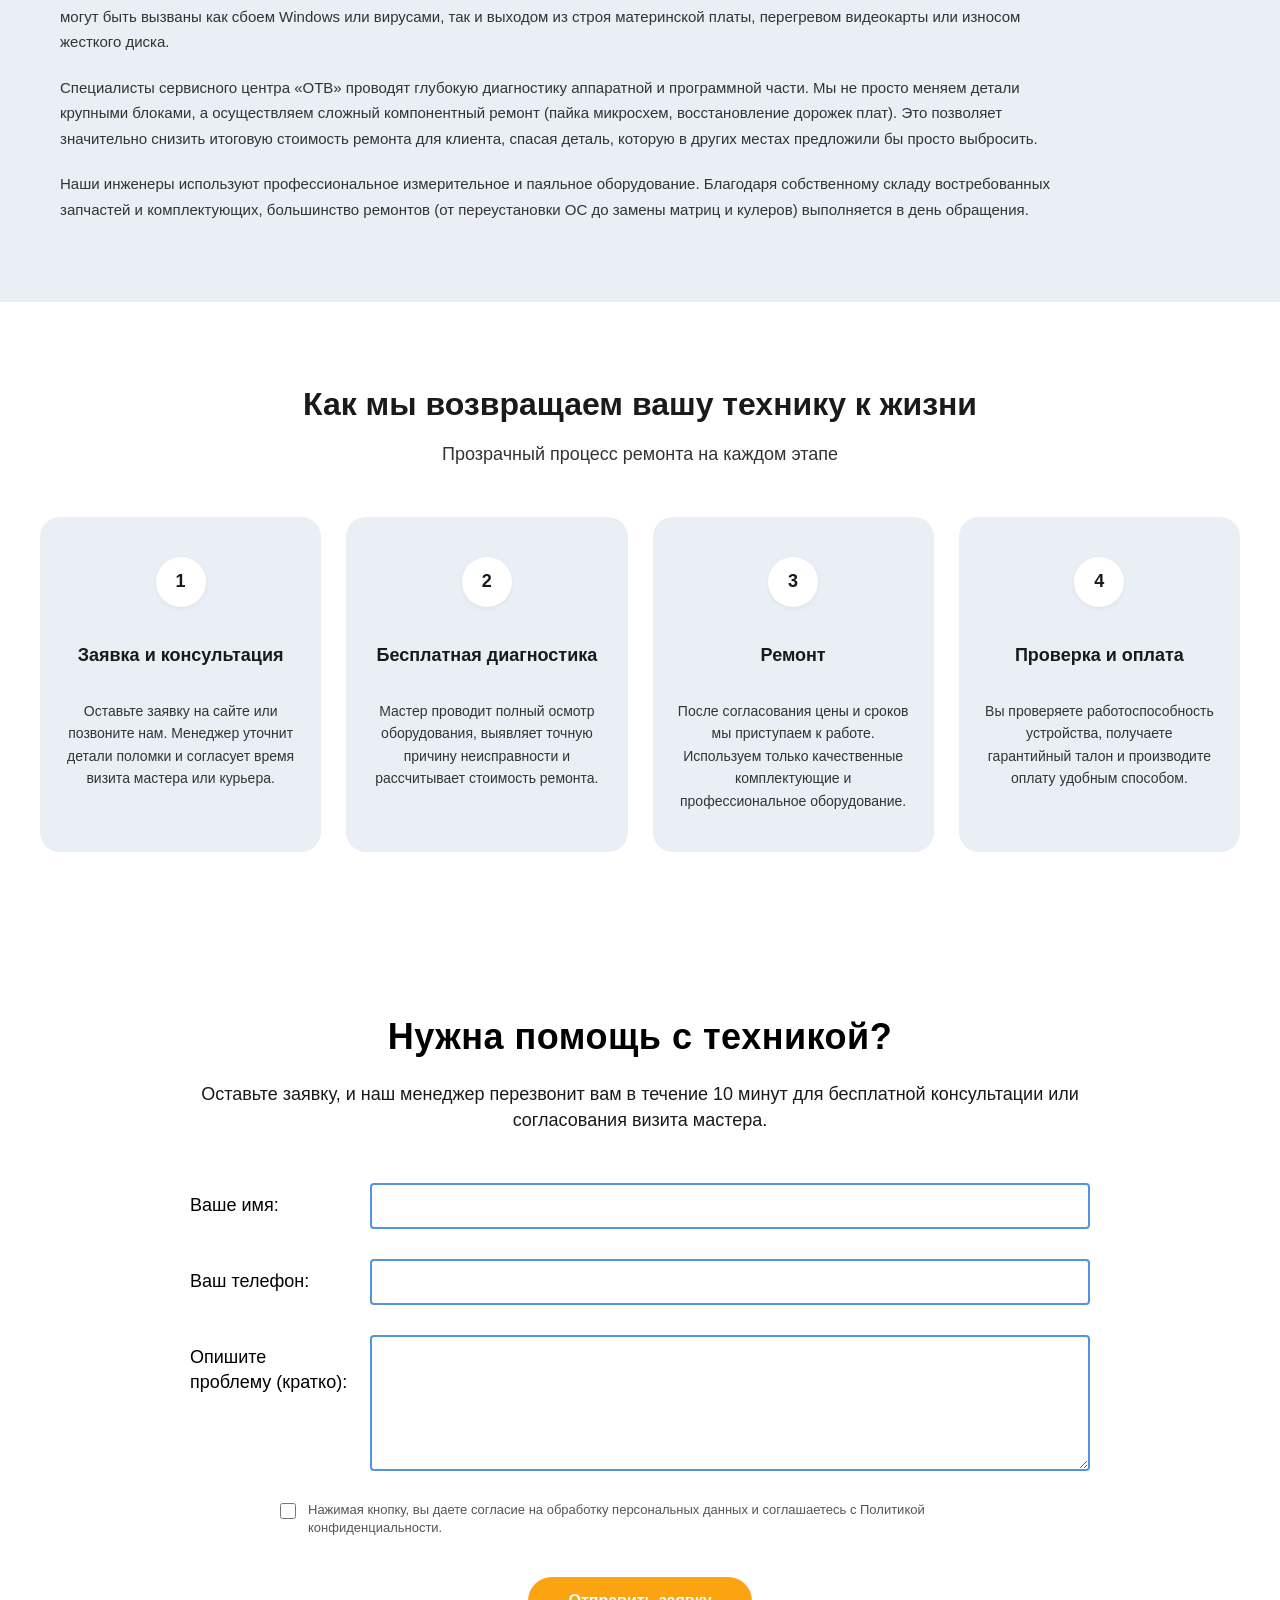
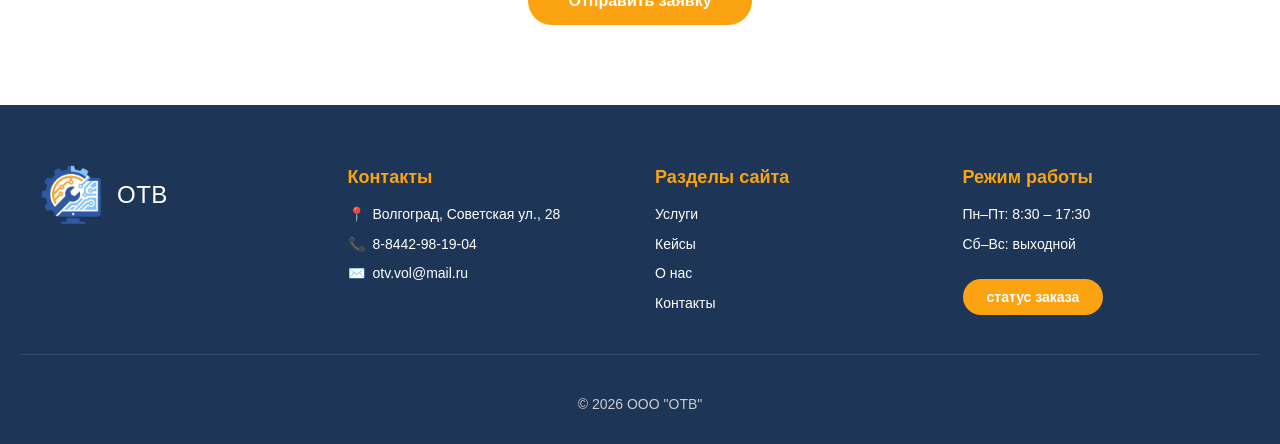
<file: services.html>
<!DOCTYPE html>
<html lang="ru">
<head>
    <meta charset="UTF-8">
    <meta name="viewport" content="width=device-width, initial-scale=1.0">
    <title>Услуги — Ремонт компьютеров и ноутбуков</title>
    <link rel="icon" href="data:image/svg+xml,<svg xmlns='http://www.w3.org/2000/svg' viewBox='0 0 100 100'><text y='.9em' font-size='90'>🔧</text></svg>">
    <link rel="stylesheet" href="css/global.css">
    <link rel="stylesheet" href="css/main-page.css">
    <link rel="stylesheet" href="css/contacts-page.css">
    <link rel="stylesheet" href="css/services-page.css">
</head>
<body>

<header class="site-header">
    <div class="header-container">
        <div class="logo">
            <img src="img/logo.png" alt="Логотип ООО ОТВ">
        </div>
        <div class="header-right">
            <div class="header-top">
                <button class="btn-status" id="orderStatusBtn">статус заказа</button>
                <a href="tel:+78442981904" class="header-phone">тел: 8-8442-98-19-04</a>
                <span class="header-address">адрес: Волгоград, Советская улица, 28</span>
            </div>
            <nav class="navigation">
                <a href="index.html">Главная</a>
                <a href="services.html" class="active">Услуги</a>
                <a href="cases.html">Кейсы</a>
                <a href="about.html">О нас</a>
                <a href="contacts.html">Контакты</a>
            </nav>
        </div>
    </div>
</header>

<main>
    <section class="services-hero">
        <div class="services-hero-content">
            <h1>Профессиональные ИТ-услуги и ремонт техники в Волгограде</h1>
            <p class="services-hero-lead">От компонентного восстановления материнских плат до настройки корпоративных сетей. Решаем задачи любой сложности для частных лиц и бизнеса.</p>
            <div class="hero-badges">
                <div class="badge-item">
                    <span class="badge-icon">⏱</span>
                    <span class="badge-text">Время ремонта: от 20 минут (для типовых задач)</span>
                </div>
                <div class="badge-item">
                    <span class="badge-icon">🔎</span>
                    <span class="badge-text">Диагностика: Бесплатно (даже при отказе от ремонта)</span>
                </div>
                <div class="badge-item">
                    <span class="badge-icon">🛡</span>
                    <span class="badge-text">Гарантия: До 24 месяцев на работы и запчасти</span>
                </div>
                <div class="badge-item">
                    <span class="badge-icon">💼</span>
                    <span class="badge-text">Опыт: Более 17 лет на рынке (с 2008 года)</span>
                </div>
            </div>
        </div>
    </section>

    <section class="symptoms-section">
        <div class="services-container">
            <h2>Отремонтируем любые неисправности вашей техники</h2>
            <div class="symptoms-grid">
                <div class="symptoms-card">
                    <div class="symptoms-card-header">
                        <img src="img/power.png" alt="Проблемы с питанием">
                        <h3>1. Общие проблемы и питание</h3>
                    </div>
                    <ul>
                        <li>Компьютер или ноутбук не включается</li>
                        <li>Самопроизвольно перезагружается или выключается</li>
                        <li>Медленно работает, зависает («тормозит»)</li>
                        <li>Залили ноутбук водой или другой жидкостью</li>
                        <li>Пищит при включении</li>
                    </ul>
                </div>
                <div class="symptoms-card">
                    <div class="symptoms-card-header">
                        <img src="img/screen.png" alt="Проблемы с экраном">
                        <h3>2. Изображение и экран</h3>
                    </div>
                    <ul>
                        <li>Черный экран при работающих кулерах</li>
                        <li>Полосы, артефакты, пятна на экране</li>
                        <li>Мигает или гаснет монитор</li>
                        <li>Разбита матрица ноутбука</li>
                    </ul>
                </div>
                <div class="symptoms-card">
                    <div class="symptoms-card-header">
                        <img src="img/cooling.png" alt="Система охлаждения">
                        <h3>3. Система охлаждения и шум</h3>
                    </div>
                    <ul>
                        <li>Устройство сильно греется</li>
                        <li>Сильно шумит или трещит вентилятор</li>
                        <li>Вентилятор не крутится</li>
                        <li>Необходима чистка от пыли и замена термопасты</li>
                    </ul>
                </div>
                <div class="symptoms-card">
                    <div class="symptoms-card-header">
                        <img src="img/peripherals.png" alt="Разъемы и периферия">
                        <h3>4. Разъемы, связь и периферия</h3>
                    </div>
                    <ul>
                        <li>Не работают порты USB, аудио, HDMI</li>
                        <li>Не подключается Wi-Fi или нет интернета</li>
                        <li>Компьютер не видит жесткий диск (HDD/SSD) или флешку</li>
                        <li>Принтер не печатает, зажевывает бумагу или полосит</li>
                    </ul>
                </div>
            </div>
        </div>
    </section>

    <section class="directions-section">
        <div class="services-container">
            <h2>Полный спектр технического обслуживания</h2>
            <div class="directions-grid">
                <div class="direction-item">
                    <div class="direction-icon">💻</div>
                    <div class="direction-text">
                        <h3>Ремонт ПК и ноутбуков</h3>
                        <p>Модульный и сложный компонентный ремонт (восстановление плат, пайка BGA-чипов, замена разъемов, видеокарт, процессоров). Апгрейд старой техники: установка SSD, добавление оперативной памяти.</p>
                    </div>
                </div>
                <div class="direction-item">
                    <div class="direction-icon">🖨</div>
                    <div class="direction-text">
                        <h3>Обслуживание периферии</h3>
                        <p>Техническое обслуживание и ремонт оргтехники: лазерных принтеров, МФУ, сканеров. Замена термоузлов, роликов захвата, восстановление качества печати. Ремонт мониторов и ИБП.</p>
                    </div>
                </div>
                <div class="direction-item">
                    <div class="direction-icon">⚙️</div>
                    <div class="direction-text">
                        <h3>Работа с программным обеспечением</h3>
                        <p>Установка и настройка операционных систем (Windows, Linux), установка драйверов и специализированного софта. Лечение от вирусов, восстановление случайно удаленных данных или информации с поврежденных носителей.</p>
                    </div>
                </div>
                <div class="direction-item">
                    <div class="direction-icon">🌐</div>
                    <div class="direction-text">
                        <h3>Системное администрирование</h3>
                        <p>Проектирование, монтаж и настройка локальных сетей (LAN/Wi-Fi) для offices. Настройка и обслуживание серверов. Абонентское обслуживание (IT-аутсорсинг) корпоративных клиентов.</p>
                    </div>
                </div>
            </div>
        </div>
    </section>

    <section class="price-section">
        <div class="services-container">
            <h2>Цены на ремонт и обслуживание</h2>
            <div class="table-wrapper">
                <table class="price-table">
                    <thead>
                        <tr>
                            <th>Наименование работ</th>
                            <th>Стоимость</th>
                        </tr>
                    </thead>
                    <tbody>
                        <tr>
                            <td>Комплексная диагностика неисправности</td>
                            <td class="price-val">Бесплатно</td>
                        </tr>
                        <tr>
                            <td>Чистка системы охлаждения и замена термопасты</td>
                            <td class="price-val">от 1 000 ₽</td>
                        </tr>
                        <tr>
                            <td>Установка операционной системы (с сохранением данных)</td>
                            <td class="price-val">от 1 500 ₽</td>
                        </tr>
                        <tr>
                            <td>Поиск и удаление вирусов, установка антивируса</td>
                            <td class="price-val">от 800 ₽</td>
                        </tr>
                        <tr>
                            <td>Замена жесткого диска (HDD) на твердотельный накопитель (SSD)</td>
                            <td class="price-val">от 1 000 ₽</td>
                        </tr>
                        <tr>
                            <td>Компонентный ремонт материнской платы (пайка цепей питания и др.)</td>
                            <td class="price-val">от 2 500 ₽</td>
                        </tr>
                        <tr>
                            <td>Замена матрицы (экрана) ноутбука или монитора</td>
                            <td class="price-val">от 1 500 ₽ + деталь</td>
                        </tr>
                        <tr>
                            <td>Замена разъемов (USB, питания, аудио)</td>
                            <td class="price-val">от 1 200 ₽</td>
                        </tr>
                        <tr>
                            <td>Восстановление данных с поврежденных носителей</td>
                            <td class="price-val">от 2 000 ₽</td>
                        </tr>
                        <tr>
                            <td>Профилактика и ремонт принтера/МФУ</td>
                            <td class="price-val">от 1 500 ₽</td>
                        </tr>
                    </tbody>
                </table>
            </div>
            <p class="price-note">Окончательная стоимость работ согласовывается с клиентом до начала ремонта, после проведения бесплатной диагностики.</p>
        </div>
    </section>

    <section class="seo-section">
        <div class="services-container">
            <h2>Почему ремонт доверяют именно нам?</h2>
            <div class="seo-text-block">
                <p>Главная проблема, с которой сталкиваются пользователи — правильная диагностика. Симптомы вроде «черного экрана» или «зависания» могут быть вызваны как сбоем Windows или вирусами, так и выходом из строя материнской платы, перегревом видеокарты или износом жесткого диска.</p>
                <p>Специалисты сервисного центра «ОТВ» проводят глубокую диагностику аппаратной и программной части. Мы не просто меняем детали крупными блоками, а осуществляем сложный компонентный ремонт (пайка микросхем, восстановление дорожек плат). Это позволяет значительно снизить итоговую стоимость ремонта для клиента, спасая деталь, которую в других местах предложили бы просто выбросить.</p>
                <p>Наши инженеры используют профессиональное измерительное и паяльное оборудование. Благодаря собственному складу востребованных запчастей и комплектующих, большинство ремонтов (от переустановки ОС до замены матриц и кулеров) выполняется в день обращения.</p>
            </div>
        </div>
    </section>

    <section class="workflow">
        <div class="workflow-container">
            <h2>Как мы возвращаем вашу технику к жизни</h2>
            <p class="workflow-subtitle">Прозрачный процесс ремонта на каждом этапе</p>
            <div class="steps-grid">
                <div class="step-card">
                    <div class="step-number">1</div>
                    <h3>Заявка и консультация</h3>
                    <p>Оставьте заявку на сайте или позвоните нам. Менеджер уточнит детали поломки и согласует время визита мастера или курьера.</p>
                </div>
                <div class="step-card">
                    <div class="step-number">2</div>
                    <h3>Бесплатная диагностика</h3>
                    <p>Мастер проводит полный осмотр оборудования, выявляет точную причину неисправности и рассчитывает стоимость ремонта.</p>
                </div>
                <div class="step-card">
                    <div class="step-number">3</div>
                    <h3>Ремонт</h3>
                    <p>После согласования цены и сроков мы приступаем к работе. Используем только качественные комплектующие и профессиональное оборудование.</p>
                </div>
                <div class="step-card">
                    <div class="step-number">4</div>
                    <h3>Проверка и оплата</h3>
                    <p>Вы проверяете работоспособность устройства, получаете гарантийный талон и производите оплату удобным способом.</p>
                </div>
            </div>
        </div>
    </section>

    <section class="contact-form-section">
        <div class="form-container">
            <h2>Нужна помощь с техникой?</h2>
            <p class="form-subtitle">Оставьте заявку, и наш менеджер перезвонит вам в течение 10 минут для бесплатной консультации или согласования визита мастера.</p>
            <form action="#" method="POST" class="callback-form" id="contactForm">
                <div class="form-group">
                    <label for="userName">Ваше имя:</label>
                    <input type="text" id="userName" name="name" required>
                </div>
                <div class="form-group">
                    <label for="userPhone">Ваш телефон:</label>
                    <input type="tel" id="userPhone" name="phone" required>
                </div>
                <div class="form-group">
                    <label for="userMessage">Опишите проблему (кратко):</label>
                    <textarea id="userMessage" name="message" rows="6"></textarea>
                </div>
                <div class="form-agreement">
                    <input type="checkbox" id="agreementCheckbox" required>
                    <label for="agreementCheckbox">Нажимая кнопку, вы даете согласие на обработку персональных данных и соглашаетесь с Политикой конфиденциальности.</label>
                </div>
                <button type="submit" class="btn-submit">Отправить заявку</button>
            </form>
        </div>
    </section>
</main>

<footer class="site-footer">
    <div class="footer-container">
        <div class="footer-column">
            <div class="footer-logo-block">
                <div class="footer-logo">
                    <img src="img/logo.png" alt="Логотип">
                </div>
                <span class="footer-brand">ОТВ</span>
            </div>
        </div>
        <div class="footer-column">
            <h4>Контакты</h4>
            <ul class="footer-contacts">
                <li><span>📍</span> Волгоград, Советская ул., 28</li>
                <li><span>📞</span> <a href="tel:+78442981904">8-8442-98-19-04</a></li>
                <li><span>✉️</span> <a href="mailto:otv.vol@mail.ru">otv.vol@mail.ru</a></li>
            </ul>
        </div>
        <div class="footer-column">
            <h4>Разделы сайта</h4>
            <ul class="footer-nav">
                <li><a href="services.html">Услуги</a></li>
                <li><a href="cases.html">Кейсы</a></li>
                <li><a href="about.html">О нас</a></li>
                <li><a href="contacts.html">Контакты</a></li>
            </ul>
        </div>
        <div class="footer-column">
            <h4>Режим работы</h4>
            <ul class="footer-schedule">
                <li>Пн–Пт: 8:30 – 17:30</li>
                <li>Сб–Вс: выходной</li>
            </ul>
            <button class="btn-status" id="orderStatusBtnFooter" style="margin-top: 15px;">статус заказа</button>
        </div>
    </div>
    <div class="footer-bottom">
        © 2026 ООО "ОТВ"
    </div>
</footer>

<button id="scrollTopBtn" class="scroll-top" style="display: none;" aria-label="Наверх">↑</button>
<script src="js/global.js"></script>
<script src="js/contacts.js"></script>
</body>
</html>
</file>
<file: css/global.css>
:root {
    --primary-color: #fca311;
    --text-color: #1a1a1a;
    --text-muted: #555555;
    --bg-light: #ffffff;
    --font-family: "Segoe UI", Tahoma, Geneva, Verdana, sans-serif;
}

* {
    box-sizing: border-box;
    margin: 0;
    padding: 0;
}

body {
    font-family: var(--font-family);
    color: var(--text-color);
    background-color: var(--bg-light);
    line-height: 1.4;
}

.site-header {
    background-color: #ffffff;
    box-shadow: 0 4px 12px rgba(0, 0, 0, 0.05);
    padding-top: 15px;
}

.header-container {
    max-width: 1200px;
    margin: 0 auto;
    display: flex;
    align-items: center;
    justify-content: space-between;
    padding: 0 20px;
}

.logo img {
    height: 75px;
    width: auto;
    display: block;
}

.header-right {
    flex-grow: 1;
    display: flex;
    flex-direction: column;
    align-items: flex-end;
    gap: 15px;
}

.header-top {
    display: flex;
    align-items: center;
    gap: 30px;
    font-size: 14px;
}

.btn-status {
    background-color: var(--primary-color);
    color: #ffffff;
    border: none;
    padding: 10px 24px;
    border-radius: 20px;
    cursor: pointer;
    font-weight: 600;
    font-size: 14px;
    text-transform: lowercase;
    transition: background-color 0.2s ease;
}

.btn-status:hover {
    background-color: #e0920f;
}

.header-phone {
    color: var(--text-color);
    text-decoration: none;
    font-weight: 500;
}

.header-address {
    color: var(--text-color);
}

.navigation {
    display: flex;
    gap: 50px;
    width: 100%;
    justify-content: flex-end;
    border-top: 1px solid #e0e0e0;
    padding: 15px 40px 15px 0;
    margin-top: 5px;
}

.navigation a {
    color: var(--text-color);
    text-decoration: none;
    font-size: 16px;
    font-weight: 500;
    transition: color 0.2s ease;
}

.navigation a:hover {
    color: var(--primary-color);
}

.site-footer {
    background-color: #1d3557;
    color: #ffffff;
    padding: 60px 20px 30px 20px;
}

.footer-container {
    max-width: 1200px;
    margin: 0 auto;
    display: flex;
    flex-wrap: wrap;
    justify-content: space-between;
    gap: 30px;
}

.footer-logo-block {
    display: flex;
    align-items: center;
    gap: 15px;
}

.footer-logo img {
    height: 60px;
    width: auto;
    display: block;
}

.footer-brand {
    font-size: 24px;
    font-weight: 500;
    letter-spacing: 0.5px;
}

.footer-column {
    flex: 1;
    min-width: 180px;
}

.footer-column h4 {
    font-size: 18px;
    margin-bottom: 15px;
    color: #fca311;
    font-weight: 600;
}

.footer-column ul {
    list-style: none;
    padding: 0;
    margin: 0;
}

.footer-column ul li {
    margin-bottom: 10px;
    font-size: 14px;
    display: flex;
    align-items: center;
    gap: 8px;
}

.footer-contacts a,
.footer-nav a {
    color: #fff;
    text-decoration: none;
    transition: color 0.2s;
}

.footer-contacts a:hover,
.footer-nav a:hover {
    color: #fca311;
}

.footer-bottom {
    text-align: center;
    padding-top: 40px;
    margin-top: 30px;
    border-top: 1px solid rgba(255, 255, 255, 0.1);
    font-size: 14px;
    color: #cccccc;
}

@media (max-width: 768px) {
    .header-container {
        flex-direction: column;
        gap: 15px;
        text-align: center;
    }

    .header-right {
        align-items: center;
        width: 100%;
    }

    .header-top {
        flex-direction: column;
        gap: 12px;
    }

    .navigation {
        justify-content: center;
        padding: 15px 0;
        gap: 25px;
    }
}

.status-modal-overlay {
    position: fixed;
    top: 0;
    left: 0;
    width: 100%;
    height: 100%;
    background-color: rgba(0, 0, 0, 0.6);
    display: flex;
    align-items: center;
    justify-content: center;
    z-index: 1000;
    opacity: 0;
    pointer-events: none;
    transition: opacity 0.3s ease;
    padding: 20px;
}

.status-modal-overlay.open {
    opacity: 1;
    pointer-events: auto;
}

.status-modal-window {
    background-color: #ffffff;
    width: 100%;
    max-width: 520px;
    border-radius: 20px;
    padding: 40px;
    position: relative;
    box-shadow: 0 10px 30px rgba(0, 0, 0, 0.15);
    color: #000000;
}

.status-modal-close {
    position: absolute;
    top: 20px;
    right: 25px;
    background: none;
    border: none;
    font-size: 32px;
    color: #999999;
    cursor: pointer;
    line-height: 1;
    transition: color 0.2s ease;
}

.status-modal-close:hover {
    color: #333333;
}

.modal-state {
    display: none;
}

.modal-state.active {
    display: block;
}

.status-modal-window h2 {
    font-size: 26px;
    font-weight: 800;
    margin-bottom: 12px;
    line-height: 1.3;
}

.modal-subtitle {
    font-size: 14px;
    color: #444444;
    line-height: 1.5;
    margin-bottom: 30px;
}

.modal-form {
    display: flex;
    flex-direction: column;
    gap: 20px;
    margin-bottom: 25px;
}

.modal-group {
    display: flex;
    flex-direction: column;
    gap: 8px;
}

.modal-group label {
    font-size: 14px;
    font-weight: 600;
    color: #1a1a1a;
}

.modal-group input {
    border: 2px solid #5294e2;
    border-radius: 6px;
    padding: 12px 15px;
    font-size: 15px;
    font-family: inherit;
    outline: none;
    transition: border-color 0.2s ease;
}

.modal-group input:focus {
    border-color: #1d3557;
}

.modal-submit-btn,
.modal-close-btn {
    background-color: #fca311;
    color: #ffffff;
    border: none;
    padding: 14px;
    border-radius: 30px;
    font-size: 16px;
    font-weight: 600;
    cursor: pointer;
    transition: background-color 0.2s ease;
    width: 100%;
    margin-top: 10px;
    text-align: center;
}

.modal-submit-btn:hover,
.modal-close-btn:hover {
    background-color: #e0920f;
}

.modal-hint {
    font-size: 12px;
    color: #666666;
    line-height: 1.5;
    border-top: 1px solid #e9eff4;
    padding-top: 15px;
}

.result-device-info {
    font-size: 16px;
    margin-bottom: 20px;
}

.status-badge {
    display: inline-flex;
    align-items: center;
    gap: 10px;
    padding: 12px 20px;
    border-radius: 8px;
    font-weight: 700;
    font-size: 15px;
    margin-bottom: 25px;
    width: 100%;
}

.status-waiting { background-color: #fff3cd; color: #856404; }
.status-diag { background-color: #cce5ff; color: #004085; }
.status-parts { background-color: #e2e3e5; color: #383d41; }
.status-progress { background-color: #d1ecf1; color: #0c5460; }
.status-ready { background-color: #d4edda; color: #155724; }
.status-delivered { background-color: #e8e8e8; color: #6c757d; }

.result-details {
    background-color: #e9eff4;
    border-radius: 10px;
    padding: 20px;
    margin-bottom: 30px;
    display: flex;
    flex-direction: column;
    gap: 12px;
    font-size: 14px;
    line-height: 1.5;
}

@media (max-width: 576px) {
    .status-modal-window {
        padding: 30px 20px;
    }

    .status-modal-window h2 {
        font-size: 22px;
    }
}

.custom-toast {
    position: fixed;
    bottom: -100px;
    left: 50%;
    transform: translateX(-50%);
    background: #1e293b;
    color: #ffffff;
    padding: 16px 28px;
    border-radius: 12px;
    box-shadow: 0 10px 25px rgba(0, 0, 0, 0.3);
    border-left: 5px solid #ff9e1b;
    z-index: 9999;
    transition: bottom 0.4s cubic-bezier(0.175, 0.885, 0.32, 1.275);
    min-width: 300px;
    max-width: 90%;
}

.custom-toast.show {
    bottom: 30px;
}

.toast-content {
    display: flex;
    align-items: center;
    gap: 12px;
}

.toast-icon {
    font-size: 20px;
}

#toastMessage {
    margin: 0;
    font-size: 15px;
    line-height: 1.4;
    font-family: inherit;
}

@media (max-width: 768px) {
    .footer-container {
        flex-direction: column;
        align-items: center;
        text-align: center;
        gap: 40px;
    }

    .footer-column ul li {
        justify-content: center;
    }

    .footer-logo-block {
        justify-content: center;
    }
}

.navigation a.active {
    color: #fca311;
    border-bottom: 2px solid #fca311;
    padding-bottom: 5px;
}

.case-card,
.service-card,
.review-card,
.step-card {
    transition: transform 0.2s ease, box-shadow 0.2s ease;
}

.case-card:hover,
.service-card:hover,
.review-card:hover,
.step-card:hover {
    transform: translateY(-5px);
    box-shadow: 0 10px 20px rgba(0, 0, 0, 0.1);
}

.scroll-top {
    position: fixed;
    bottom: 30px;
    right: 30px;
    width: 50px;
    height: 50px;
    background: #fca311;
    color: white;
    border: none;
    border-radius: 50%;
    font-size: 24px;
    cursor: pointer;
    box-shadow: 0 2px 10px rgba(0, 0, 0, 0.2);
    z-index: 100;
    display: flex;
    align-items: center;
    justify-content: center;
    transition: background 0.2s ease;
}

.scroll-top:hover {
    background: #e0920f;
}
</file>
<file: css/main-page.css>
.hero-banner {
    position: relative;
    height: 500px;
    display: flex;
    align-items: center;
    justify-content: center;
    text-align: center;
    overflow: hidden;
    color: #000000;
    padding: 0 20px;
}

.hero-bg {
    position: absolute;
    top: 0;
    left: 0;
    width: 100%;
    height: 100%;
    z-index: 1;
}

.hero-bg img {
    width: 100%;
    height: 100%;
    object-fit: cover;
    filter: opacity(0.25) grayscale(0.2);
}

.hero-content {
    position: relative;
    z-index: 2;
    max-width: 900px;
}

.hero-content h1 {
    font-size: 42px;
    font-weight: 700;
    margin-bottom: 25px;
    line-height: 1.2;
}

.hero-content p {
    font-size: 20px;
    font-weight: 500;
}

.advantages {
    padding: 60px 0;
    background-color: #ffffff;
}

.advantages-container {
    max-width: 1200px;
    margin: 0 auto;
    display: grid;
    grid-template-columns: repeat(4, 1fr);
    gap: 30px;
    padding: 0 20px;
}

.advantage-item {
    text-align: center;
    display: flex;
    flex-direction: column;
    align-items: center;
}

.advantage-icon {
    height: 70px;
    margin-bottom: 15px;
    display: flex;
    align-items: center;
    justify-content: center;
}

.advantage-icon img {
    height: 100%;
    width: auto;
}

.advantage-item h3 {
    font-size: 16px;
    text-transform: uppercase;
    font-weight: 700;
    margin-bottom: 12px;
    letter-spacing: 0.5px;
}

.advantage-item p {
    font-size: 13px;
    color: #333333;
    line-height: 1.5;
}

.advantage-promo {
    justify-content: center;
    padding-bottom: 10px;
}

.promo-title {
    font-size: 28px;
    font-weight: 800;
    color: var(--primary-color);
    text-transform: uppercase;
    letter-spacing: 1px;
    margin-bottom: 5px;
}

.promo-subtitle {
    font-size: 16px;
    color: #e0920f;
}

.services-overview {
    background-color: #e9eff4;
    padding: 60px 0;
    text-align: center;
}

.services-overview h2 {
    font-size: 32px;
    font-weight: 700;
    margin-bottom: 50px;
}

.services-grid {
    max-width: 1200px;
    margin: 0 auto;
    display: grid;
    grid-template-columns: repeat(4, 1fr);
    gap: 30px;
    padding: 0 20px;
}

.service-card {
    display: flex;
    flex-direction: column;
    align-items: center;
}

.service-img {
    height: 120px;
    margin-bottom: 25px;
    display: flex;
    align-items: center;
    justify-content: center;
}

.service-img img {
    height: 100%;
    width: auto;
    object-fit: contain;
}

.service-title {
    font-size: 22px;
    font-weight: 500;
    line-height: 1.3;
    max-width: 200px;
}

.workflow {
    background-color: #ffffff;
    padding: 80px 20px;
    text-align: center;
}

.workflow-container {
    max-width: 1200px;
    margin: 0 auto;
}

.workflow h2 {
    font-size: 32px;
    font-weight: 700;
    margin-bottom: 15px;
}

.workflow-subtitle {
    font-size: 18px;
    color: #333333;
    margin-bottom: 50px;
}

.steps-grid {
    display: grid;
    grid-template-columns: repeat(4, 1fr);
    gap: 25px;
}

.step-card {
    background-color: #e9eff4;
    border-radius: 20px;
    padding: 40px 25px;
    text-align: center;
    display: flex;
    flex-direction: column;
    align-items: center;
}

.step-number {
    background-color: #ffffff;
    width: 50px;
    height: 50px;
    border-radius: 50%;
    display: flex;
    align-items: center;
    justify-content: center;
    font-size: 18px;
    font-weight: 600;
    margin-bottom: 25px;
    box-shadow: 0 2px 5px rgba(0, 0, 0, 0.05);
}

.step-card h3 {
    font-size: 18px;
    font-weight: 700;
    margin-bottom: 20px;
    line-height: 1.3;
    min-height: 48px;
    display: flex;
    align-items: center;
    justify-content: center;
}

.step-card p {
    font-size: 14px;
    color: #333333;
    line-height: 1.6;
}

.reviews {
    background-color: #e9eff4;
    padding: 60px 0 80px 0;
    text-align: center;
}

.reviews-container {
    max-width: 1200px;
    margin: 0 auto;
}

.reviews h2 {
    font-size: 32px;
    font-weight: 700;
    margin-bottom: 50px;
}

.reviews-grid {
    display: grid;
    grid-template-columns: repeat(3, 1fr);
    gap: 30px;
    padding: 0 20px;
}

.review-card {
    background-color: #ffffff;
    border: 1px solid #cccccc;
    border-radius: 20px;
    padding: 30px;
    display: flex;
    flex-direction: column;
    justify-content: space-between;
    min-height: 320px;
    text-align: left;
}

.stars {
    color: #fca311;
    font-size: 20px;
    margin-bottom: 20px;
    letter-spacing: 2px;
}

.review-text {
    font-size: 15px;
    line-height: 1.6;
    color: #1a1a1a;
    margin-bottom: 30px;
    flex-grow: 1;
}

.review-footer {
    border-top: 1px solid #cccccc;
    padding-top: 15px;
    display: flex;
    flex-direction: column;
    gap: 5px;
}

.author-name {
    font-size: 13px;
    font-weight: 600;
    color: #1a1a1a;
}

.review-date {
    font-size: 12px;
    color: #555555;
}

@media (max-width: 992px) {
    .hero-content h1 {
        font-size: 32px;
    }

    .hero-content p {
        font-size: 18px;
    }

    .advantages-container,
    .services-grid,
    .steps-grid {
        grid-template-columns: repeat(2, 1fr);
        gap: 40px;
    }

    .step-card h3 {
        min-height: auto;
    }

    .reviews-grid {
        grid-template-columns: 1fr;
        gap: 25px;
    }

    .review-card {
        min-height: auto;
    }
}

@media (max-width: 576px) {
    .hero-banner {
        height: 400px;
    }

    .hero-content h1 {
        font-size: 24px;
    }

    .advantages-container,
    .services-grid,
    .steps-grid {
        grid-template-columns: 1fr;
    }

    .services-overview h2,
    .workflow h2,
    .reviews h2 {
        font-size: 26px;
    }
}

.service-card {
    transition: transform 0.2s ease, box-shadow 0.2s ease;
}

.service-card:hover {
    transform: translateY(-5px);
    box-shadow: 0 10px 20px rgba(0, 0, 0, 0.1);
}

.review-card {
    transition: transform 0.2s ease, box-shadow 0.2s ease;
}

.review-card:hover {
    transform: translateY(-5px);
    box-shadow: 0 10px 20px rgba(0, 0, 0, 0.1);
}

.step-card {
    transition: transform 0.2s ease, box-shadow 0.2s ease;
}

.step-card:hover {
    transform: translateY(-5px);
    box-shadow: 0 10px 20px rgba(0, 0, 0, 0.1);
}
</file>
<file: css/about-page.css>
.about-section {
    background-color: #ffffff;
    padding: 80px 20px 40px 20px;
    color: #000000;
}

.about-container {
    max-width: 1200px;
    margin: 0 auto;
}

.about-section h1 {
    font-size: 56px;
    font-weight: 800;
    color: #1d3557;
    margin-bottom: 40px;
    letter-spacing: 0.5px;
}

.about-intro {
    max-width: 950px;
    margin-bottom: 60px;
}

.about-intro p {
    font-size: 15px;
    line-height: 1.7;
    color: #333333;
    margin-bottom: 25px;
}

.about-intro p:last-child {
    margin-bottom: 0;
}

.about-details {
    display: grid;
    grid-template-columns: 1fr 1fr;
    gap: 80px;
    margin-bottom: 60px;
    align-items: start;
}

.specialization-block h2 {
    font-size: 24px;
    font-weight: 700;
    color: #5294e2;
    margin-bottom: 30px;
}

.spec-lead {
    font-size: 15px;
    line-height: 1.6;
    color: #1a1a1a;
    margin-bottom: 30px;
}

.spec-list {
    list-style: none;
    display: flex;
    flex-direction: column;
    gap: 25px;
}

.spec-list li {
    font-size: 15px;
    line-height: 1.6;
    color: #333333;
    position: relative;
    padding-left: 15px;
}

.spec-list li::before {
    content: "•";
    position: absolute;
    left: 0;
    top: 0;
    color: #333333;
}

.stats-block {
    display: flex;
    flex-direction: column;
    gap: 40px;
    padding-top: 10px;
}

.stat-item {
    display: flex;
    flex-direction: column;
    gap: 5px;
}

.stat-number {
    font-size: 52px;
    font-weight: 800;
    color: #1d3557;
    line-height: 1;
}

.stat-text {
    font-size: 15px;
    line-height: 1.5;
    color: #333333;
    max-width: 400px;
}

.about-banner {
    width: 100%;
    border-radius: 4px;
    overflow: hidden;
    margin-top: 20px;
}

.about-banner img {
    width: 100%;
    height: auto;
    display: block;
    object-fit: cover;
}

@media (max-width: 992px) {
    .about-details {
        grid-template-columns: 1fr;
        gap: 50px;
    }

    .about-section h1 {
        font-size: 42px;
        margin-bottom: 30px;
    }

    .stats-block {
        gap: 30px;
    }

    .stat-number {
        font-size: 42px;
    }
}

@media (max-width: 576px) {
    .about-section h1 {
        font-size: 32px;
    }

    .specialization-block h2 {
        font-size: 20px;
        margin-bottom: 20px;
    }
}
</file>
<file: css/cases-page.css>
.cases-section {
    background-color: #ffffff;
    padding: 80px 20px;
    color: #000000;
}

.cases-container {
    max-width: 1200px;
    margin: 0 auto;
    display: grid;
    grid-template-columns: repeat(2, 1fr);
    gap: 40px;
}

.cases-header-block {
    display: flex;
    flex-direction: column;
    justify-content: center;
    padding-right: 20px;
}

.cases-header-block h1 {
    font-size: 48px;
    font-weight: 800;
    color: #1d3557;
    margin-bottom: 25px;
}

.cases-lead {
    font-size: 22px;
    font-weight: 600;
    line-height: 1.3;
    margin-bottom: 25px;
    color: #1a1a1a;
}

.cases-description {
    font-size: 15px;
    line-height: 1.6;
    color: #444444;
}

.cases-grid {
    display: contents;
}

.case-card {
    background-color: #e9eff4;
    border-radius: 20px;
    overflow: hidden;
    display: flex;
    flex-direction: column;
    height: 100%;
}

.case-image {
    width: 100%;
    height: 250px;
    overflow: hidden;
}

.case-image img {
    width: 100%;
    height: 100%;
    object-fit: cover;
}

.case-info {
    padding: 20px;
    text-align: center;
    flex-grow: 1;
    display: flex;
    flex-direction: column;
    justify-content: center;
}

.case-info h3 {
    font-size: 18px;
    font-weight: 600;
    color: #1a1a1a;
    margin-bottom: 5px;
}

.case-info p {
    font-size: 13px;
    color: #666666;
}

@media (max-width: 992px) {
    .cases-container {
        grid-template-columns: 1fr;
        gap: 30px;
    }

    .cases-header-block {
        padding-right: 0;
        text-align: center;
        margin-bottom: 20px;
    }

    .cases-header-block h1 {
        font-size: 36px;
    }

    .cases-lead {
        font-size: 18px;
    }

    .cases-grid {
        display: grid;
        grid-template-columns: repeat(2, 1fr);
        gap: 25px;
    }
}

@media (max-width: 576px) {
    .cases-grid {
        grid-template-columns: 1fr;
    }

    .case-image {
        height: 200px;
    }
}

.case-card {
    transition: transform 0.2s ease, box-shadow 0.2s ease;
}

.case-card:hover {
    transform: translateY(-5px);
    box-shadow: 0 10px 20px rgba(0, 0, 0, 0.1);
}
</file>
<file: css/contacts-page.css>
.contacts-section {
    background-color: #e9eff4;
    padding: 60px 20px 80px 20px;
    color: #000000;
}

.contacts-container {
    max-width: 1200px;
    margin: 0 auto;
    display: grid;
    grid-template-columns: 1.2fr 1fr;
    gap: 50px;
    align-items: start;
}

.contacts-info h1 {
    font-size: 36px;
    font-weight: 800;
    margin-bottom: 15px;
    letter-spacing: 0.5px;
}

.contacts-subtitle {
    font-size: 18px;
    color: #1a1a1a;
    margin-bottom: 45px;
}

.info-block {
    display: flex;
    flex-direction: column;
    gap: 30px;
    margin-bottom: 55px;
}

.info-title {
    display: flex;
    align-items: center;
    gap: 10px;
    font-size: 16px;
    color: #333333;
    margin-bottom: 8px;
}

.info-icon {
    width: 20px;
    height: 20px;
    object-fit: contain;
}

.info-text {
    font-size: 16px;
    line-height: 1.5;
    font-weight: 500;
    color: #000000;
}

.info-text.uppercase {
    text-transform: uppercase;
}

.communication-block {
    display: flex;
    flex-direction: row;
    justify-content: flex-start;
    gap: 60px;
}

.com-title {
    display: flex;
    align-items: center;
    gap: 10px;
    font-size: 16px;
    color: #333333;
    margin-bottom: 12px;
}

.com-icon {
    width: 20px;
    height: 20px;
    object-fit: contain;
}

.com-link {
    text-decoration: none;
    font-size: 32px;
    font-weight: 400;
    display: inline-block;
}

.phone-link {
    color: #000000;
}

.email-link {
    color: var(--primary-color, #fca311);
}

.contacts-map {
    width: 100%;
    border-radius: 4px;
    overflow: hidden;
    box-shadow: 0 4px 10px rgba(0, 0, 0, 0.05);
}

.contacts-map img {
    width: 100%;
    height: auto;
    display: block;
    object-fit: cover;
}

.contact-form-section {
    background-color: #ffffff;
    padding: 80px 20px;
    color: #000000;
}

.form-container {
    max-width: 900px;
    margin: 0 auto;
}

.contact-form-section h2 {
    font-size: 36px;
    font-weight: 800;
    text-align: center;
    margin-bottom: 20px;
    letter-spacing: 0.5px;
}

.form-subtitle {
    font-size: 18px;
    text-align: center;
    color: #1a1a1a;
    margin-bottom: 50px;
}

.callback-form {
    display: flex;
    flex-direction: column;
    gap: 30px;
}

.form-group {
    display: flex;
    align-items: flex-start;
    gap: 20px;
}

.form-group label {
    font-size: 18px;
    font-weight: 400;
    width: 160px;
    padding-top: 10px;
    flex-shrink: 0;
}

.form-group input[type="text"],
.form-group input[type="tel"],
.form-group textarea {
    flex-grow: 1;
    border: 2px solid #5294e2;
    border-radius: 4px;
    padding: 12px 15px;
    font-size: 16px;
    font-family: inherit;
    outline: none;
    transition: border-color 0.2s ease;
}

.form-group input[type="text"]:focus,
.form-group input[type="tel"]:focus,
.form-group textarea:focus {
    border-color: #1d3557;
}

.form-group textarea {
    resize: vertical;
}

.form-agreement {
    display: grid;
    grid-template-columns: auto 1fr;
    gap: 12px;
    align-items: start;
    max-width: 720px;
    margin: 0 auto;
}

.form-agreement input[type="checkbox"] {
    margin-top: 2px;
    width: 16px;
    height: 16px;
    cursor: pointer;
}

.form-agreement label {
    font-size: 13px;
    color: #555555;
    line-height: 1.4;
    cursor: pointer;
    user-select: none;
}

.btn-submit {
    align-self: center;
    background-color: #fca311;
    color: #ffffff;
    border: none;
    padding: 15px 40px;
    border-radius: 30px;
    font-size: 16px;
    font-weight: 600;
    cursor: pointer;
    transition: background-color 0.2s ease;
    margin-top: 10px;
}

.btn-submit:hover {
    background-color: #e0920f;
}

@media (max-width: 992px) {
    .contacts-container {
        grid-template-columns: 1fr;
        gap: 40px;
    }

    .communication-block {
        gap: 40px;
    }

    .com-link {
        font-size: 26px;
    }
}

@media (max-width: 768px) {
    .communication-block {
        flex-direction: column;
        gap: 25px;
    }

    .form-group {
        flex-direction: column;
        gap: 8px;
    }

    .form-group label {
        width: 100%;
        padding-top: 0;
    }

    .contact-form-section h2 {
        font-size: 26px;
    }

    .form-subtitle {
        font-size: 16px;
    }
}

@media (max-width: 576px) {
    .contacts-info h1 {
        font-size: 28px;
    }

    .contacts-subtitle {
        font-size: 16px;
    }

    .com-link {
        font-size: 24px;
    }
}
</file>
<file: css/services-page.css>
.services-container {
    max-width: 1200px;
    margin: 0 auto;
    padding: 0 20px;
}

.services-hero {
    background-color: #e9eff4;
    padding: 80px 20px;
    color: #000000;
}

.services-hero-content {
    max-width: 1000px;
    margin: 0 auto;
}

.services-hero h1 {
    font-size: 46px;
    font-weight: 800;
    line-height: 1.2;
    color: #1d3557;
    margin-bottom: 20px;
}

.services-hero-lead {
    font-size: 20px;
    line-height: 1.5;
    color: #1a1a1a;
    margin-bottom: 50px;
}

.hero-badges {
    display: grid;
    grid-template-columns: repeat(2, 1fr);
    gap: 20px;
}

.badge-item {
    display: flex;
    align-items: center;
    gap: 15px;
    background-color: #ffffff;
    padding: 15px 25px;
    border-radius: 10px;
    box-shadow: 0 4px 6px rgba(0,0,0,0.02);
}

.badge-icon {
    font-size: 24px;
}

.badge-text {
    font-size: 15px;
    font-weight: 500;
    color: #1a1a1a;
}

.symptoms-section {
    background-color: #ffffff;
    padding: 80px 0;
}

.symptoms-section h2,
.directions-section h2,
.price-section h2,
.seo-section h2 {
    font-size: 32px;
    font-weight: 700;
    margin-bottom: 55px;
    text-align: left;
    color: #000000;
}

.symptoms-grid {
    display: grid;
    grid-template-columns: repeat(2, 1fr);
    gap: 30px;
}

.symptoms-card {
    background-color: #e9eff4;
    border-radius: 20px;
    padding: 35px;
}

.symptoms-card-header {
    display: flex;
    align-items: center;
    gap: 15px;
    margin-bottom: 25px;
}

.symptoms-card-header img {
    width: 35px;
    height: 35px;
    object-fit: contain;
}

.symptoms-card-header h3 {
    font-size: 18px;
    font-weight: 700;
    color: #1a1a1a;
}

.symptoms-card ul {
    list-style: none;
    display: flex;
    flex-direction: column;
    gap: 12px;
}

.symptoms-card ul li {
    font-size: 15px;
    color: #333333;
    position: relative;
    padding-left: 15px;
}

.symptoms-card ul li::before {
    content: "•";
    position: absolute;
    left: 0;
    color: #5294e2;
    font-weight: bold;
}

.directions-section {
    background-color: #e9eff4;
    padding: 80px 0;
}

.directions-grid {
    display: grid;
    grid-template-columns: repeat(2, 1fr);
    gap: 40px;
}

.direction-item {
    display: flex;
    gap: 25px;
    align-items: flex-start;
}

.direction-icon {
    font-size: 36px;
    line-height: 1;
    padding-top: 5px;
}

.direction-text h3 {
    font-size: 22px;
    font-weight: 600;
    color: #1a1a1a;
    margin-bottom: 12px;
}

.direction-text p {
    font-size: 15px;
    line-height: 1.6;
    color: #444444;
}

.price-section {
    background-color: #ffffff;
    padding: 80px 0;
}

.table-wrapper {
    width: 100%;
    overflow-x: auto;
    border: 1px solid #cccccc;
    border-radius: 12px;
    margin-bottom: 25px;
}

.price-table {
    width: 100%;
    border-collapse: collapse;
    text-align: left;
    font-size: 16px;
}

.price-table th {
    background-color: #1d3557;
    color: #ffffff;
    font-weight: 600;
    padding: 18px 25px;
}

.price-table td {
    padding: 16px 25px;
    color: #1a1a1a;
    border-bottom: 1px solid #e9eff4;
}

.price-table tbody tr:nth-child(even) {
    background-color: #e9eff4;
}

.price-table tbody tr:nth-child(odd) {
    background-color: #ffffff;
}

.price-table tbody tr:last-child td {
    border-bottom: none;
}

.price-val {
    font-weight: 600;
    color: #1d3557;
    white-space: nowrap;
}

.price-note {
    font-size: 14px;
    color: #555555;
    line-height: 1.5;
}

.seo-section {
    background-color: #e9eff4;
    padding: 80px 0;
}

.seo-text-block {
    max-width: 1000px;
}

.seo-text-block p {
    font-size: 15px;
    line-height: 1.7;
    color: #333333;
    margin-bottom: 20px;
}

.seo-text-block p:last-child {
    margin-bottom: 0;
}

@media (max-width: 992px) {
    .services-hero h1 {
        font-size: 36px;
    }

    .hero-badges,
    .symptoms-grid,
    .directions-grid {
        grid-template-columns: 1fr;
    }

    .symptoms-section h2,
    .directions-section h2,
    .price-section h2,
    .seo-section h2 {
        font-size: 28px;
        margin-bottom: 35px;
    }
}

@media (max-width: 576px) {
    .services-hero h1 {
        font-size: 28px;
    }

    .services-hero-lead {
        font-size: 16px;
    }

    .direction-text h3 {
        font-size: 18px;
    }

    .price-table th,
    .price-table td {
        padding: 12px 15px;
        font-size: 14px;
    }
}
</file>
